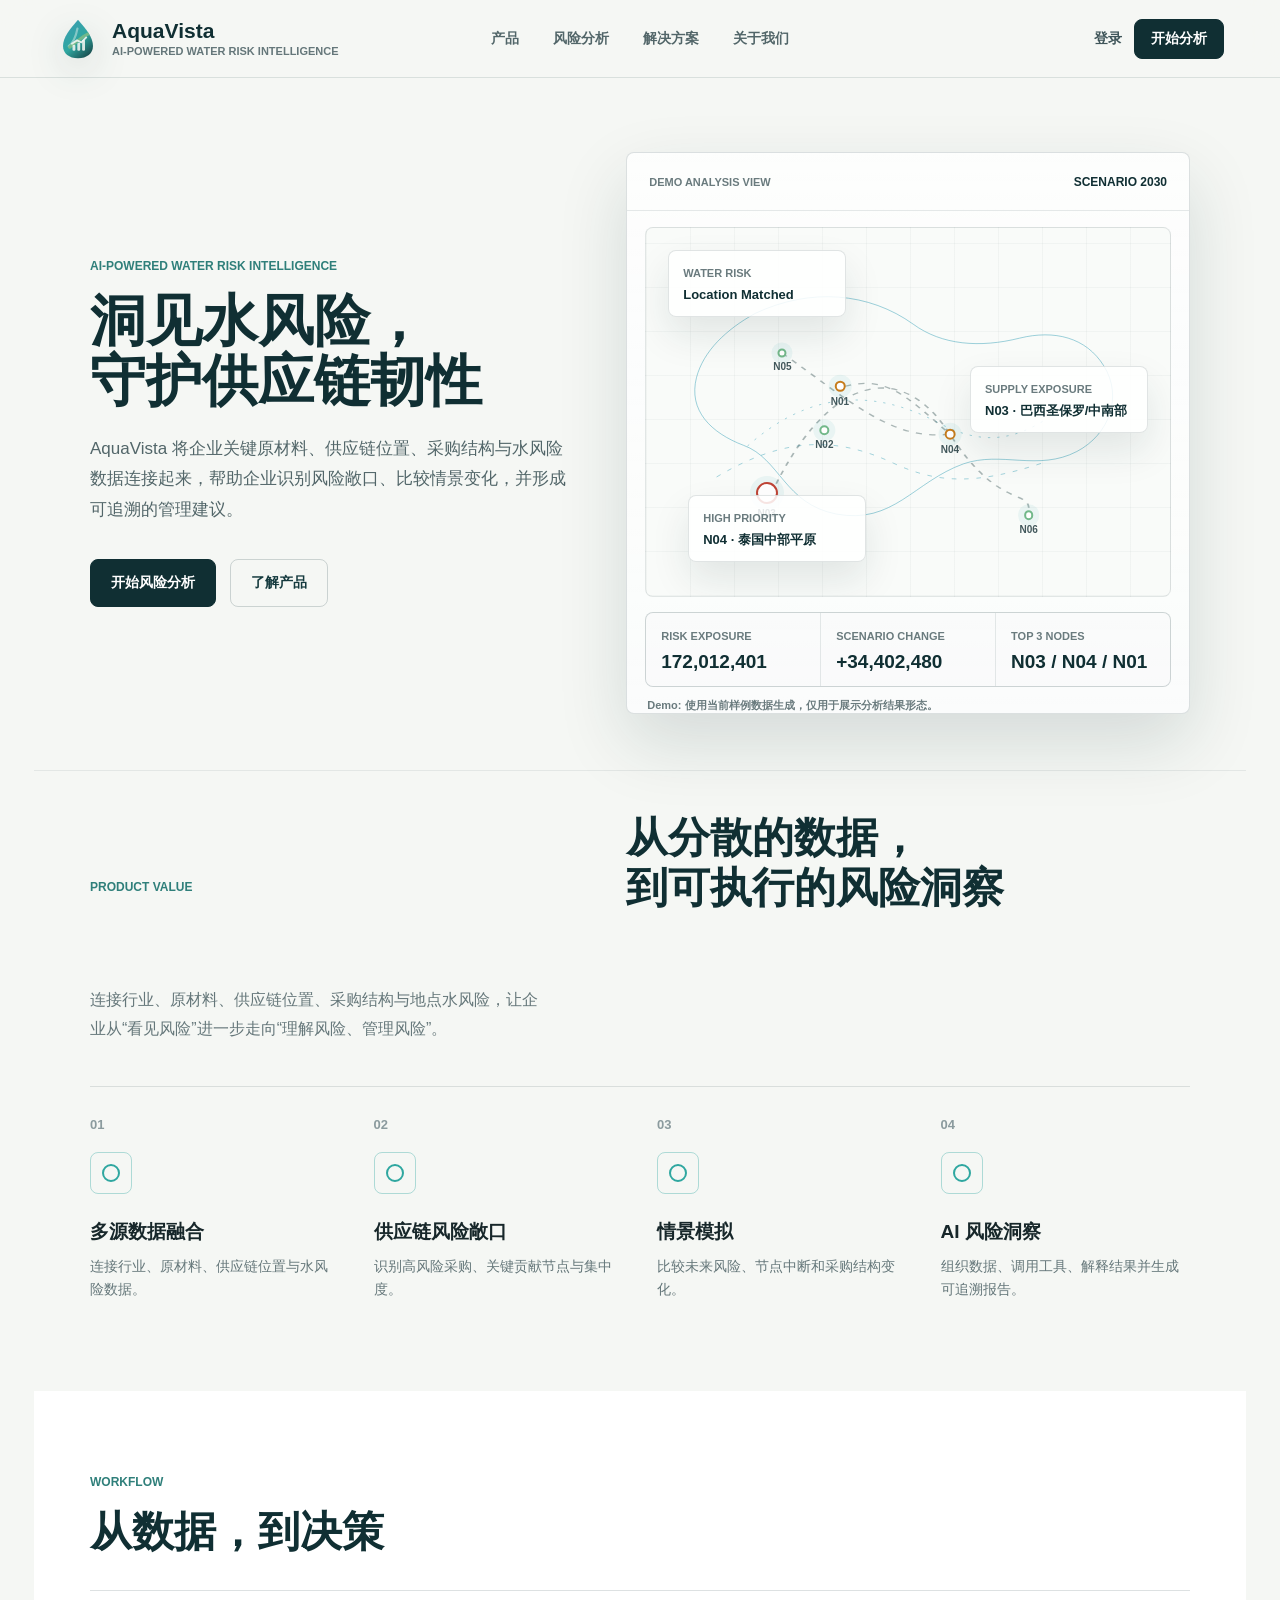
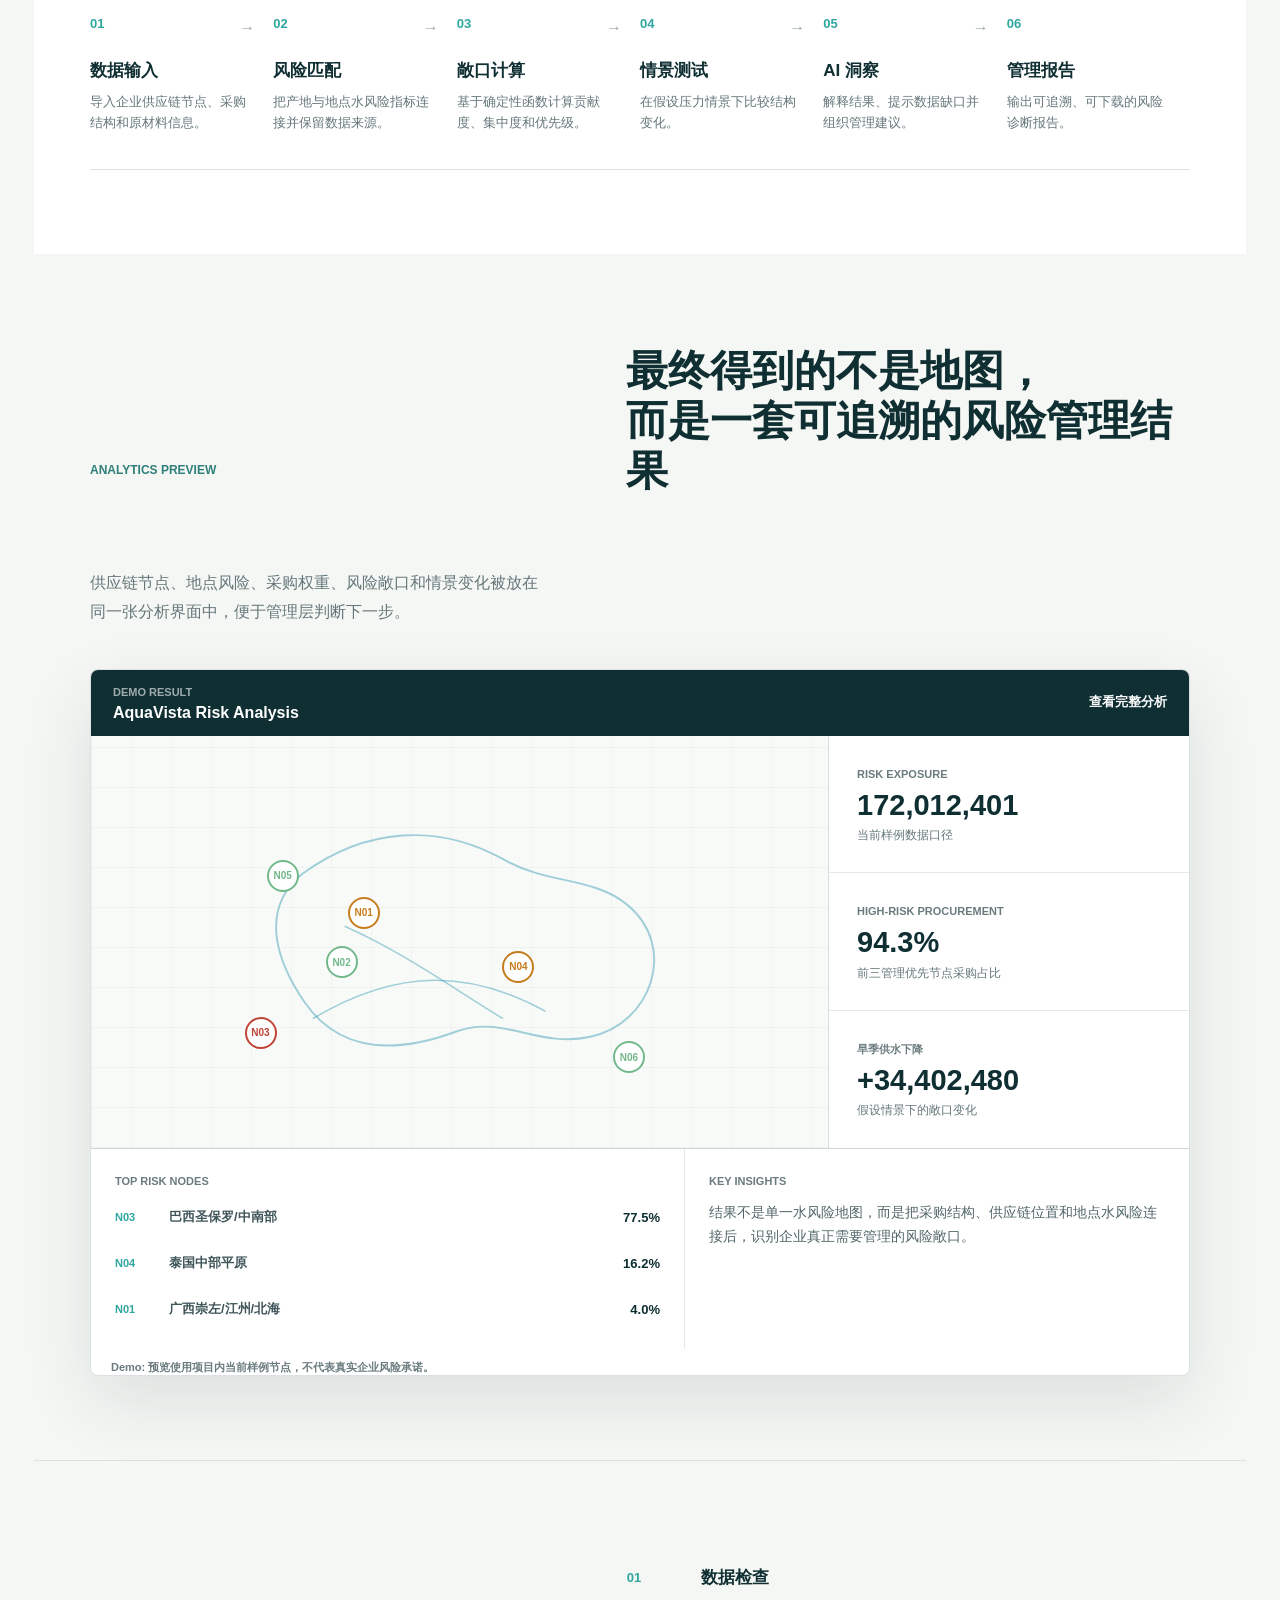
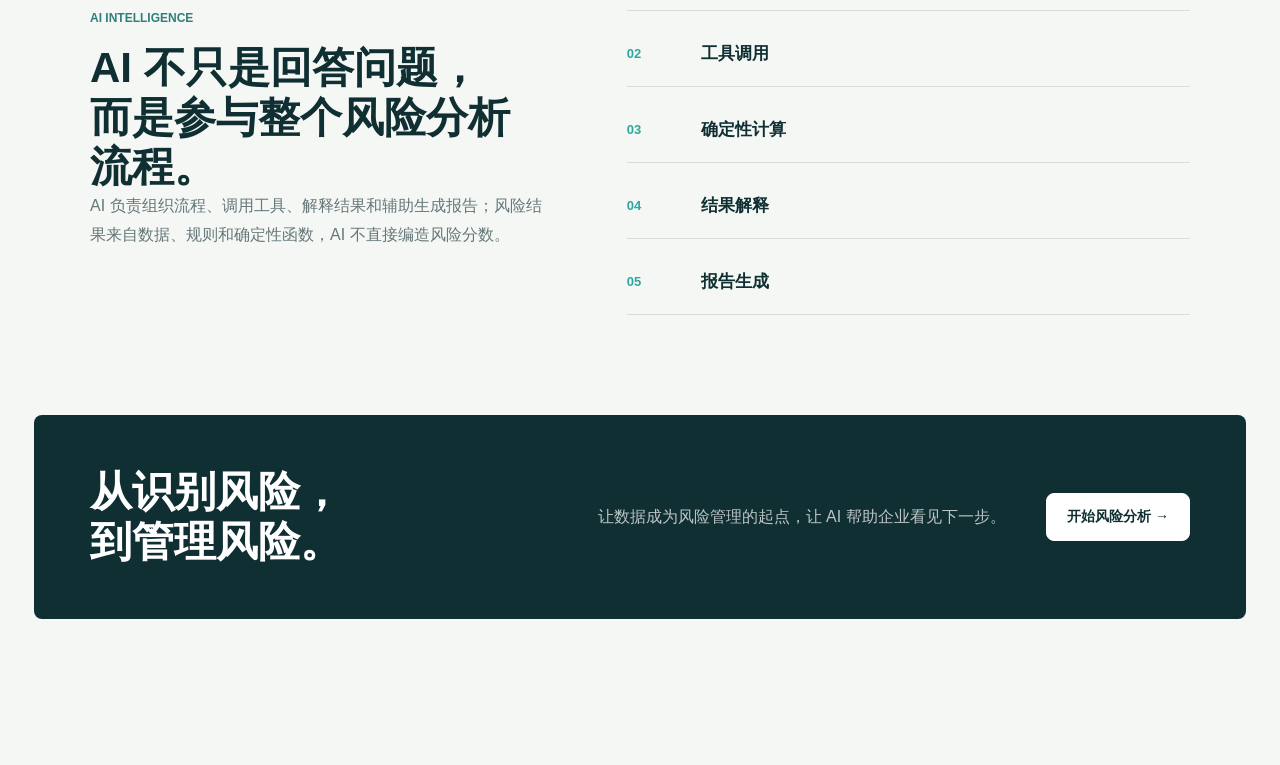
<file: index.html>
<!doctype html>
<html lang="zh-CN">
<head>
  <meta charset="utf-8" />
  <meta name="viewport" content="width=device-width, initial-scale=1" />
  <title>AquaVista · AI 水风险管理工具</title>
  <link rel="icon" type="image/svg+xml" href="assets/aquavista-symbol.svg" />
  <link rel="stylesheet" href="assets/app.css?v=20260825-ai-report" />
</head>
<body data-page="home">
  <div id="app"></div>
  <script src="assets/site.js?v=20260825-ai-report"></script>
</body>
</html>
</file>
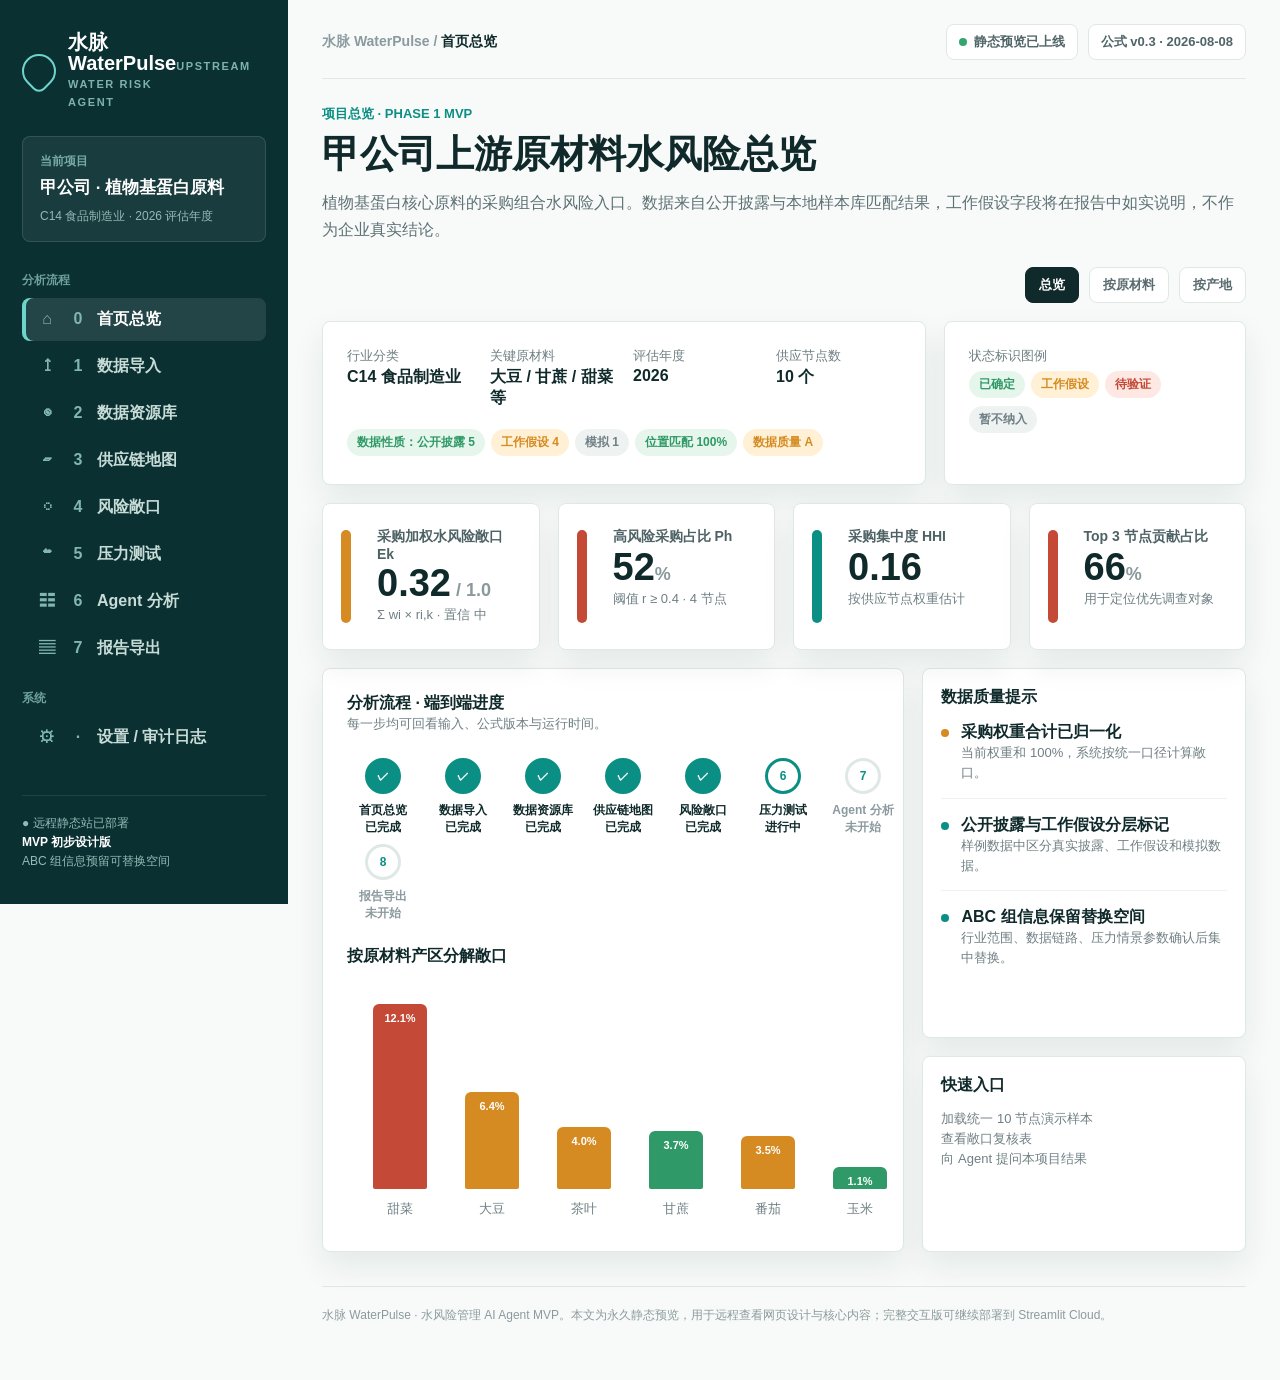
<file: static_site/index.html>
<!doctype html>
<html lang="zh-CN">
<head>
  <meta charset="utf-8" />
  <meta name="viewport" content="width=device-width, initial-scale=1" />
  <title>水脉 WaterPulse · 首页总览</title>
  <link rel="stylesheet" href="assets/app.css" />
</head>
<body data-page="home">
  <div id="app"></div>
  <script src="assets/site.js"></script>
</body>
</html>
</file>
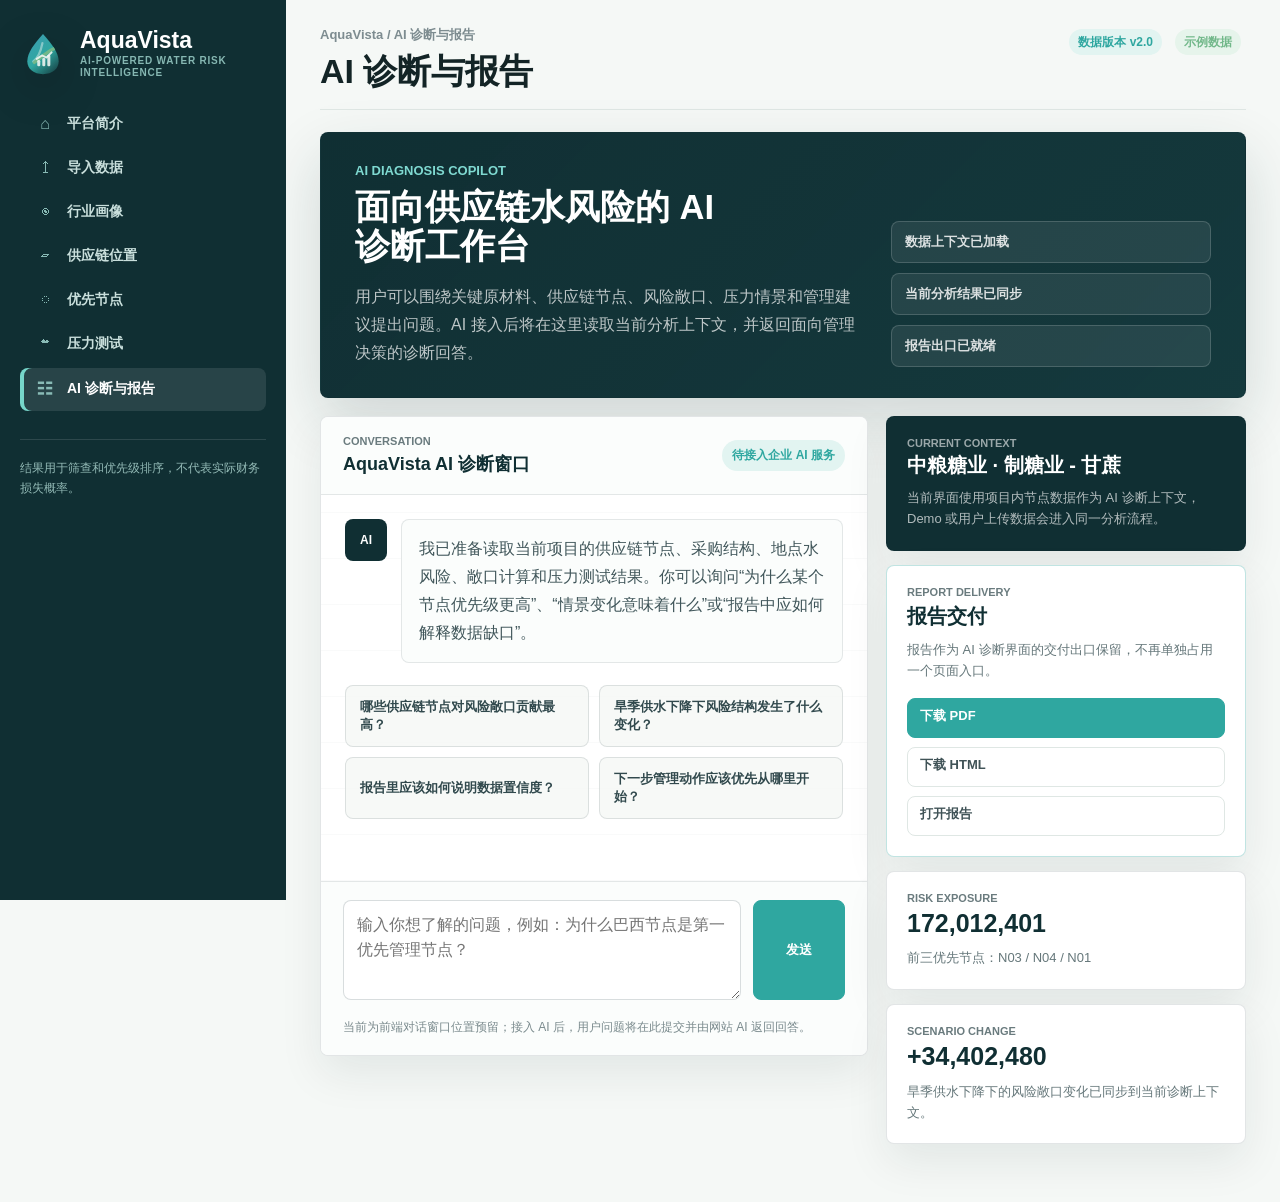
<file: agent-analysis.html>
<!doctype html>
<html lang="zh-CN">
<head>
  <meta charset="utf-8" />
  <meta name="viewport" content="width=device-width, initial-scale=1" />
  <title>AquaVista · AI 诊断与报告</title>
  <link rel="icon" type="image/svg+xml" href="assets/aquavista-symbol.svg" />
  <link rel="stylesheet" href="assets/app.css?v=20260825-ai-report" />
</head>
<body data-page="agent">
  <div id="app"></div>
  <script src="assets/site.js?v=20260825-ai-report"></script>
</body>
</html>
</file>
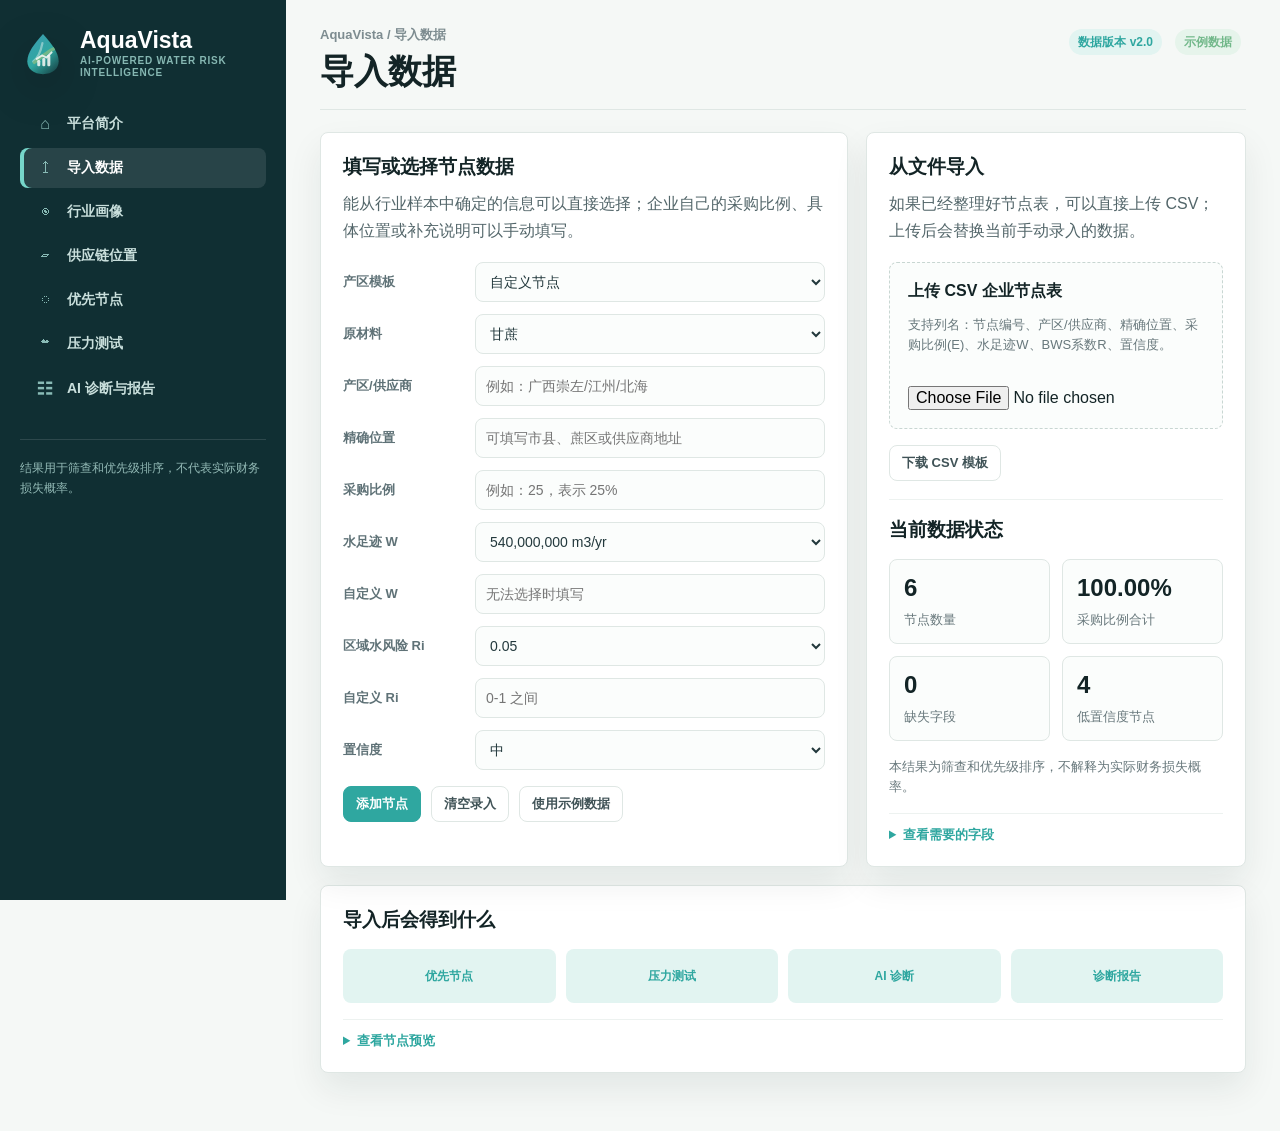
<file: data-import.html>
<!doctype html>
<html lang="zh-CN">
<head>
  <meta charset="utf-8" />
  <meta name="viewport" content="width=device-width, initial-scale=1" />
  <title>AquaVista · 数据导入</title>
  <link rel="icon" type="image/svg+xml" href="assets/aquavista-symbol.svg" />
  <link rel="stylesheet" href="assets/app.css?v=20260825-ai-report" />
</head>
<body data-page="import">
  <div id="app"></div>
  <script src="assets/site.js?v=20260825-ai-report"></script>
</body>
</html>
</file>
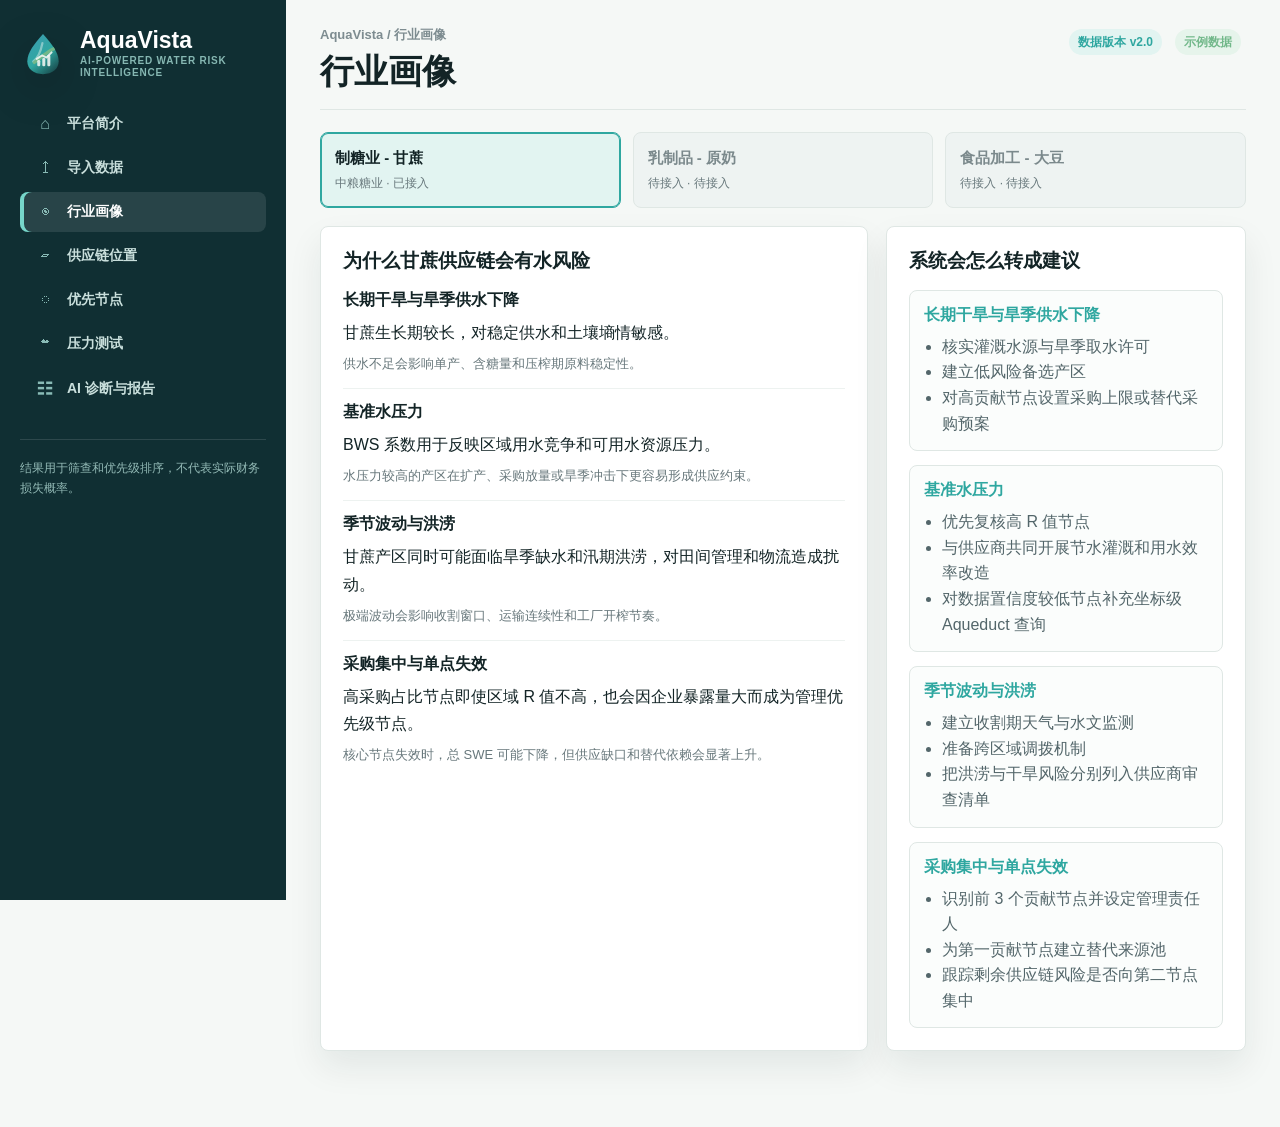
<file: data-library.html>
<!doctype html>
<html lang="zh-CN">
<head>
  <meta charset="utf-8" />
  <meta name="viewport" content="width=device-width, initial-scale=1" />
  <title>AquaVista · 行业画像</title>
  <link rel="icon" type="image/svg+xml" href="assets/aquavista-symbol.svg" />
  <link rel="stylesheet" href="assets/app.css?v=20260825-ai-report" />
</head>
<body data-page="library">
  <div id="app"></div>
  <script src="assets/site.js?v=20260825-ai-report"></script>
</body>
</html>
</file>
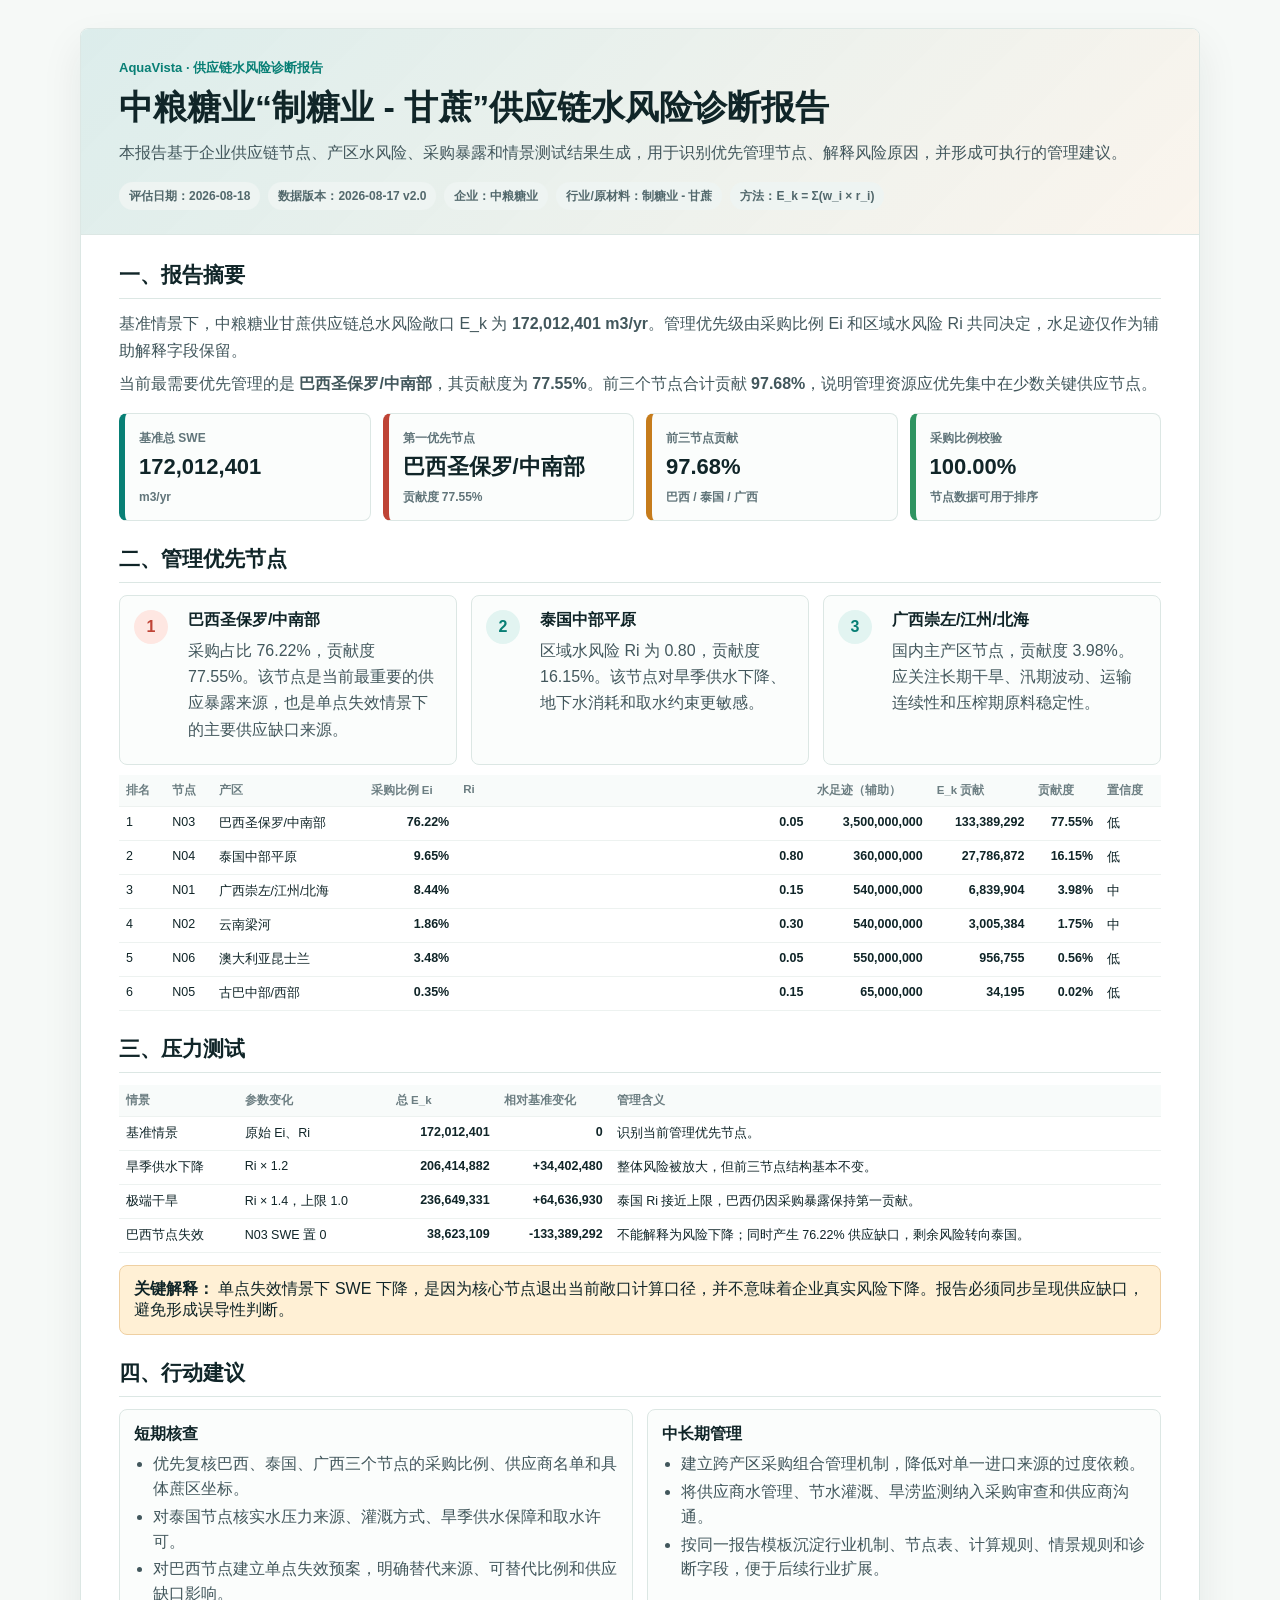
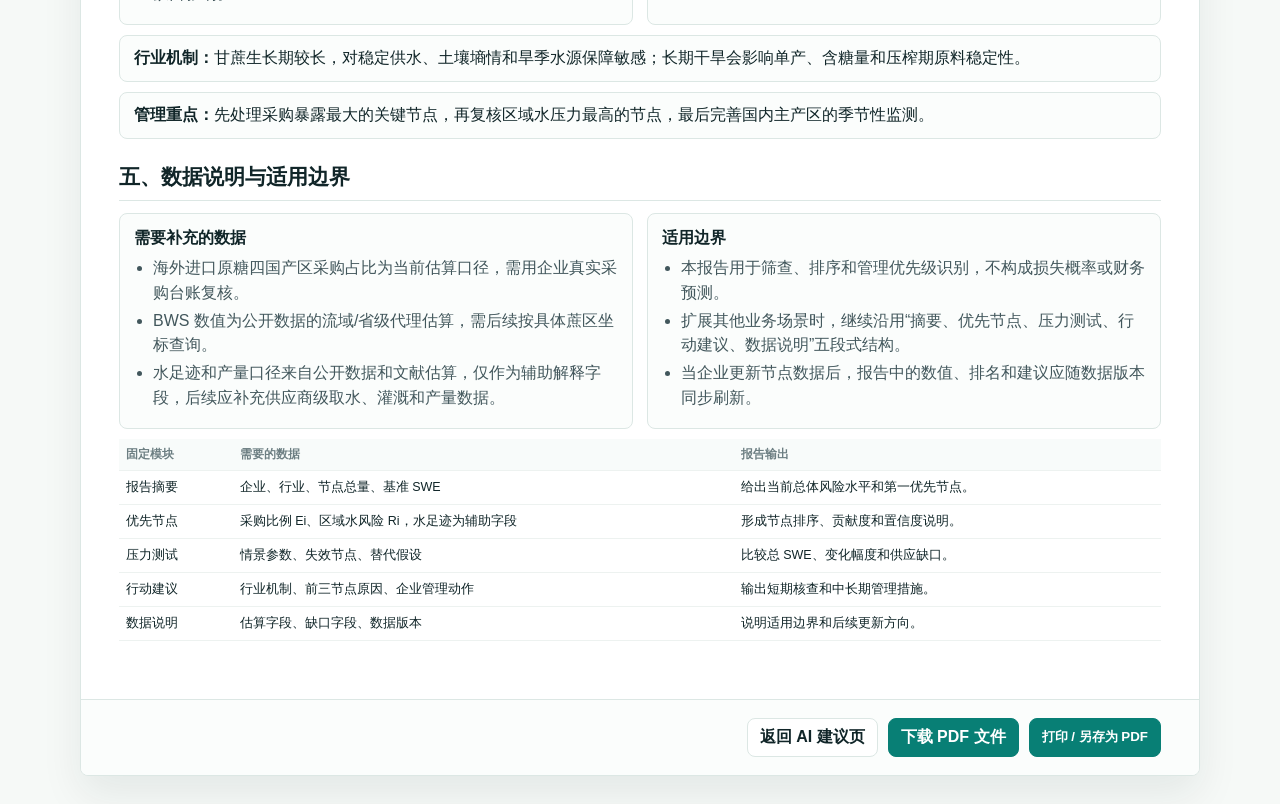
<file: diagnosis-report.html>
<!doctype html>
<html lang="zh-CN">
<head>
  <meta charset="utf-8" />
  <meta name="viewport" content="width=device-width, initial-scale=1" />
  <title>AquaVista · 中粮糖业甘蔗供应链水风险诊断报告</title>
  <link rel="icon" type="image/svg+xml" href="assets/aquavista-symbol.svg" />
  <style>
    :root {
      --ink: #102528;
      --muted: #61757a;
      --line: #dce7e4;
      --wash: #f6f9f7;
      --teal: #087f75;
      --green: #2f9461;
      --amber: #c67c1c;
      --red: #bf4436;
      --teal-soft: #e2f4f1;
      --amber-soft: #fff0d5;
      --red-soft: #fee7e2;
    }

    * { box-sizing: border-box; }

    body {
      margin: 0;
      background: var(--wash);
      color: var(--ink);
      font-family: "Microsoft YaHei", "PingFang SC", Arial, sans-serif;
      letter-spacing: 0;
    }

    .page {
      width: min(1120px, calc(100% - 32px));
      margin: 28px auto;
      background: #fff;
      border: 1px solid var(--line);
      border-radius: 8px;
      box-shadow: 0 18px 42px rgba(16, 37, 40, 0.08);
      overflow: hidden;
    }

    header {
      padding: 30px 38px 24px;
      background: linear-gradient(135deg, rgba(8,127,117,0.14), rgba(198,124,28,0.08)), #fff;
      border-bottom: 1px solid var(--line);
    }

    .kicker {
      color: var(--teal);
      font-size: 13px;
      font-weight: 800;
      margin-bottom: 10px;
    }

    h1, h2, h3 { margin: 0; letter-spacing: 0; }

    h1 {
      font-size: 34px;
      line-height: 1.2;
      margin-bottom: 12px;
    }

    h2 {
      font-size: 21px;
      margin-bottom: 12px;
      padding-bottom: 9px;
      border-bottom: 1px solid var(--line);
    }

    h3 {
      font-size: 16px;
      margin-bottom: 7px;
    }

    p {
      margin: 7px 0;
      color: #42575c;
      line-height: 1.65;
    }

    .meta {
      display: flex;
      flex-wrap: wrap;
      gap: 8px;
      margin-top: 16px;
    }

    .meta span, .badge {
      display: inline-flex;
      align-items: center;
      min-height: 28px;
      padding: 5px 10px;
      border-radius: 999px;
      background: #eef4f2;
      color: #52686c;
      font-size: 12px;
      font-weight: 800;
    }

    main {
      padding: 26px 38px 34px;
    }

    section {
      margin-bottom: 24px;
    }

    .summary {
      display: grid;
      grid-template-columns: repeat(4, minmax(0, 1fr));
      gap: 12px;
      margin-top: 16px;
    }

    .metric {
      min-height: 106px;
      padding: 14px;
      border: 1px solid var(--line);
      border-left: 6px solid var(--teal);
      border-radius: 8px;
      background: #fbfdfc;
      break-inside: avoid;
    }

    .metric.red { border-left-color: var(--red); }
    .metric.amber { border-left-color: var(--amber); }
    .metric.green { border-left-color: var(--green); }

    .metric strong {
      display: block;
      margin: 7px 0;
      font-size: 22px;
      line-height: 1.15;
      overflow-wrap: anywhere;
    }

    .metric span {
      color: var(--muted);
      font-size: 12px;
      font-weight: 760;
    }

    .grid {
      display: grid;
      grid-template-columns: 1fr 1fr;
      gap: 14px;
    }

    .grid.three {
      grid-template-columns: repeat(3, minmax(0, 1fr));
    }

    .card {
      padding: 14px;
      border: 1px solid var(--line);
      border-radius: 8px;
      background: #fbfdfc;
      break-inside: avoid;
    }

    .priority-card {
      display: grid;
      grid-template-columns: 42px 1fr;
      gap: 12px;
      align-items: start;
    }

    .rank {
      width: 34px;
      height: 34px;
      border-radius: 50%;
      display: inline-flex;
      align-items: center;
      justify-content: center;
      background: var(--teal-soft);
      color: var(--teal);
      font-weight: 900;
    }

    .rank.red {
      background: var(--red-soft);
      color: var(--red);
    }

    table {
      width: 100%;
      border-collapse: collapse;
      font-size: 12.5px;
      margin-top: 10px;
    }

    th, td {
      padding: 8px 7px;
      border-bottom: 1px solid #edf2f0;
      text-align: left;
      vertical-align: top;
    }

    th {
      color: #6c7e82;
      font-size: 11.5px;
      font-weight: 820;
      background: #f8fbfa;
    }

    tr {
      break-inside: avoid;
      page-break-inside: avoid;
    }

    .scenario-table th:nth-child(5),
    .scenario-table td:nth-child(5) {
      width: 34%;
    }

    .num {
      text-align: right;
      font-variant-numeric: tabular-nums;
      font-weight: 800;
      white-space: nowrap;
    }

    ul, ol {
      margin: 7px 0 0 19px;
      padding: 0;
      color: #42575c;
      line-height: 1.55;
    }

    li { margin: 3px 0; }

    .callout {
      margin-top: 12px;
      padding: 13px 14px;
      border: 1px solid #efd0a2;
      border-radius: 8px;
      background: var(--amber-soft);
      break-inside: avoid;
    }

    .compact-list {
      display: grid;
      gap: 10px;
      margin-top: 10px;
    }

    .compact-list div {
      padding: 12px 14px;
      border: 1px solid var(--line);
      border-radius: 8px;
      background: #fbfdfc;
      break-inside: avoid;
    }

    .actions {
      display: flex;
      gap: 10px;
      justify-content: flex-end;
      padding: 18px 38px;
      border-top: 1px solid var(--line);
      background: #fbfdfc;
    }

    .button {
      min-height: 36px;
      padding: 8px 12px;
      border: 1px solid var(--line);
      border-radius: 8px;
      background: #fff;
      color: var(--ink);
      font-weight: 800;
      cursor: pointer;
      text-decoration: none;
    }

    .button.primary {
      background: var(--teal);
      border-color: var(--teal);
      color: #fff;
    }

    @media (max-width: 860px) {
      .summary, .grid, .grid.three { grid-template-columns: 1fr; }
      header, main, .actions { padding-left: 18px; padding-right: 18px; }
      h1 { font-size: 27px; }
      table { display: block; overflow-x: auto; white-space: nowrap; }
    }

    @media print {
      @page { margin: 10mm 10mm; }

      body { background: #fff; }
      .page { width: 100%; margin: 0; border: 0; box-shadow: none; border-radius: 0; }
      .actions { display: none; }
      header { padding: 16px 0 14px; }
      main { padding: 18px 0 0; }
      section { margin-bottom: 16px; break-inside: auto; page-break-inside: auto; }
      h1 { font-size: 25px; margin-bottom: 8px; }
      h2 { font-size: 17px; margin-bottom: 9px; padding-bottom: 7px; }
      h3 { font-size: 13.5px; margin-bottom: 5px; }
      p { line-height: 1.5; margin: 5px 0; }
      .meta { margin-top: 10px; gap: 6px; }
      .meta span, .badge { min-height: 23px; padding: 3px 8px; font-size: 10.5px; }
      .summary { grid-template-columns: repeat(4, minmax(0, 1fr)); gap: 8px; }
      .metric { min-height: 78px; padding: 9px; }
      .metric strong { font-size: 16px; margin: 5px 0; }
      .metric span { font-size: 9.5px; }
      .grid { grid-template-columns: 1fr 1fr; gap: 10px; }
      .grid.three { grid-template-columns: repeat(3, minmax(0, 1fr)); }
      .card, .compact-list div, .callout, .metric { padding: 10px; }
      .priority-card { grid-template-columns: 34px 1fr; gap: 8px; }
      .rank { width: 28px; height: 28px; font-size: 12px; }
      ul, ol { line-height: 1.42; margin-left: 16px; }
      li { margin: 2px 0; }
      table {
        display: table;
        width: 100%;
        overflow: visible;
        white-space: normal;
        font-size: 9.4px;
      }
      th, td { padding: 5px 5px; }
      .scenario-table { font-size: 9.1px; }
    }
  </style>
</head>
<body>
  <article class="page">
    <header>
      <div class="kicker">AquaVista · 供应链水风险诊断报告</div>
      <h1>中粮糖业“制糖业 - 甘蔗”供应链水风险诊断报告</h1>
      <p>本报告基于企业供应链节点、产区水风险、采购暴露和情景测试结果生成，用于识别优先管理节点、解释风险原因，并形成可执行的管理建议。</p>
      <div class="meta">
        <span>评估日期：2026-08-18</span>
        <span>数据版本：2026-08-17 v2.0</span>
        <span>企业：中粮糖业</span>
        <span>行业/原材料：制糖业 - 甘蔗</span>
        <span>方法：E_k = Σ(w_i × r_i)</span>
      </div>
    </header>

    <main>
      <section>
        <h2>一、报告摘要</h2>
        <p>基准情景下，中粮糖业甘蔗供应链总水风险敞口 E_k 为 <strong>172,012,401 m3/yr</strong>。管理优先级由采购比例 Ei 和区域水风险 Ri 共同决定，水足迹仅作为辅助解释字段保留。</p>
        <p>当前最需要优先管理的是 <strong>巴西圣保罗/中南部</strong>，其贡献度为 <strong>77.55%</strong>。前三个节点合计贡献 <strong>97.68%</strong>，说明管理资源应优先集中在少数关键供应节点。</p>
        <div class="summary">
          <div class="metric"><span>基准总 SWE</span><strong>172,012,401</strong><span>m3/yr</span></div>
          <div class="metric red"><span>第一优先节点</span><strong>巴西圣保罗/中南部</strong><span>贡献度 77.55%</span></div>
          <div class="metric amber"><span>前三节点贡献</span><strong>97.68%</strong><span>巴西 / 泰国 / 广西</span></div>
          <div class="metric green"><span>采购比例校验</span><strong>100.00%</strong><span>节点数据可用于排序</span></div>
        </div>
      </section>

      <section>
        <h2>二、管理优先节点</h2>
        <div class="grid three">
          <div class="card priority-card">
            <span class="rank red">1</span>
            <div>
              <h3>巴西圣保罗/中南部</h3>
              <p>采购占比 76.22%，贡献度 77.55%。该节点是当前最重要的供应暴露来源，也是单点失效情景下的主要供应缺口来源。</p>
            </div>
          </div>
          <div class="card priority-card">
            <span class="rank">2</span>
            <div>
              <h3>泰国中部平原</h3>
              <p>区域水风险 Ri 为 0.80，贡献度 16.15%。该节点对旱季供水下降、地下水消耗和取水约束更敏感。</p>
            </div>
          </div>
          <div class="card priority-card">
            <span class="rank">3</span>
            <div>
              <h3>广西崇左/江州/北海</h3>
              <p>国内主产区节点，贡献度 3.98%。应关注长期干旱、汛期波动、运输连续性和压榨期原料稳定性。</p>
            </div>
          </div>
        </div>
        <table class="scenario-table">
          <thead>
            <tr>
              <th>排名</th><th>节点</th><th>产区</th><th>采购比例 Ei</th><th>Ri</th><th>水足迹（辅助）</th><th>E_k 贡献</th><th>贡献度</th><th>置信度</th>
            </tr>
          </thead>
          <tbody>
            <tr><td>1</td><td>N03</td><td>巴西圣保罗/中南部</td><td class="num">76.22%</td><td class="num">0.05</td><td class="num">3,500,000,000</td><td class="num">133,389,292</td><td class="num">77.55%</td><td>低</td></tr>
            <tr><td>2</td><td>N04</td><td>泰国中部平原</td><td class="num">9.65%</td><td class="num">0.80</td><td class="num">360,000,000</td><td class="num">27,786,872</td><td class="num">16.15%</td><td>低</td></tr>
            <tr><td>3</td><td>N01</td><td>广西崇左/江州/北海</td><td class="num">8.44%</td><td class="num">0.15</td><td class="num">540,000,000</td><td class="num">6,839,904</td><td class="num">3.98%</td><td>中</td></tr>
            <tr><td>4</td><td>N02</td><td>云南梁河</td><td class="num">1.86%</td><td class="num">0.30</td><td class="num">540,000,000</td><td class="num">3,005,384</td><td class="num">1.75%</td><td>中</td></tr>
            <tr><td>5</td><td>N06</td><td>澳大利亚昆士兰</td><td class="num">3.48%</td><td class="num">0.05</td><td class="num">550,000,000</td><td class="num">956,755</td><td class="num">0.56%</td><td>低</td></tr>
            <tr><td>6</td><td>N05</td><td>古巴中部/西部</td><td class="num">0.35%</td><td class="num">0.15</td><td class="num">65,000,000</td><td class="num">34,195</td><td class="num">0.02%</td><td>低</td></tr>
          </tbody>
        </table>
      </section>

      <section>
        <h2>三、压力测试</h2>
        <table>
          <thead>
            <tr><th>情景</th><th>参数变化</th><th>总 E_k</th><th>相对基准变化</th><th>管理含义</th></tr>
          </thead>
          <tbody>
            <tr><td>基准情景</td><td>原始 Ei、Ri</td><td class="num">172,012,401</td><td class="num">0</td><td>识别当前管理优先节点。</td></tr>
            <tr><td>旱季供水下降</td><td>Ri × 1.2</td><td class="num">206,414,882</td><td class="num">+34,402,480</td><td>整体风险被放大，但前三节点结构基本不变。</td></tr>
            <tr><td>极端干旱</td><td>Ri × 1.4，上限 1.0</td><td class="num">236,649,331</td><td class="num">+64,636,930</td><td>泰国 Ri 接近上限，巴西仍因采购暴露保持第一贡献。</td></tr>
            <tr><td>巴西节点失效</td><td>N03 SWE 置 0</td><td class="num">38,623,109</td><td class="num">-133,389,292</td><td>不能解释为风险下降；同时产生 76.22% 供应缺口，剩余风险转向泰国。</td></tr>
          </tbody>
        </table>
        <div class="callout">
          <strong>关键解释：</strong>
          单点失效情景下 SWE 下降，是因为核心节点退出当前敞口计算口径，并不意味着企业真实风险下降。报告必须同步呈现供应缺口，避免形成误导性判断。
        </div>
      </section>

      <section>
        <h2>四、行动建议</h2>
        <div class="grid">
          <div class="card">
            <h3>短期核查</h3>
            <ul>
              <li>优先复核巴西、泰国、广西三个节点的采购比例、供应商名单和具体蔗区坐标。</li>
              <li>对泰国节点核实水压力来源、灌溉方式、旱季供水保障和取水许可。</li>
              <li>对巴西节点建立单点失效预案，明确替代来源、可替代比例和供应缺口影响。</li>
            </ul>
          </div>
          <div class="card">
            <h3>中长期管理</h3>
            <ul>
              <li>建立跨产区采购组合管理机制，降低对单一进口来源的过度依赖。</li>
              <li>将供应商水管理、节水灌溉、旱涝监测纳入采购审查和供应商沟通。</li>
              <li>按同一报告模板沉淀行业机制、节点表、计算规则、情景规则和诊断字段，便于后续行业扩展。</li>
            </ul>
          </div>
        </div>
        <div class="compact-list">
          <div><strong>行业机制：</strong>甘蔗生长期较长，对稳定供水、土壤墒情和旱季水源保障敏感；长期干旱会影响单产、含糖量和压榨期原料稳定性。</div>
          <div><strong>管理重点：</strong>先处理采购暴露最大的关键节点，再复核区域水压力最高的节点，最后完善国内主产区的季节性监测。</div>
        </div>
      </section>

      <section>
        <h2>五、数据说明与适用边界</h2>
        <div class="grid">
          <div class="card">
            <h3>需要补充的数据</h3>
            <ul>
              <li>海外进口原糖四国产区采购占比为当前估算口径，需用企业真实采购台账复核。</li>
              <li>BWS 数值为公开数据的流域/省级代理估算，需后续按具体蔗区坐标查询。</li>
              <li>水足迹和产量口径来自公开数据和文献估算，仅作为辅助解释字段，后续应补充供应商级取水、灌溉和产量数据。</li>
            </ul>
          </div>
          <div class="card">
            <h3>适用边界</h3>
            <ul>
              <li>本报告用于筛查、排序和管理优先级识别，不构成损失概率或财务预测。</li>
              <li>扩展其他业务场景时，继续沿用“摘要、优先节点、压力测试、行动建议、数据说明”五段式结构。</li>
              <li>当企业更新节点数据后，报告中的数值、排名和建议应随数据版本同步刷新。</li>
            </ul>
          </div>
        </div>
        <table>
          <thead>
            <tr><th>固定模块</th><th>需要的数据</th><th>报告输出</th></tr>
          </thead>
          <tbody>
            <tr><td>报告摘要</td><td>企业、行业、节点总量、基准 SWE</td><td>给出当前总体风险水平和第一优先节点。</td></tr>
            <tr><td>优先节点</td><td>采购比例 Ei、区域水风险 Ri，水足迹为辅助字段</td><td>形成节点排序、贡献度和置信度说明。</td></tr>
            <tr><td>压力测试</td><td>情景参数、失效节点、替代假设</td><td>比较总 SWE、变化幅度和供应缺口。</td></tr>
            <tr><td>行动建议</td><td>行业机制、前三节点原因、企业管理动作</td><td>输出短期核查和中长期管理措施。</td></tr>
            <tr><td>数据说明</td><td>估算字段、缺口字段、数据版本</td><td>说明适用边界和后续更新方向。</td></tr>
          </tbody>
        </table>
      </section>
    </main>

    <div class="actions">
      <a class="button" href="agent-analysis.html">返回 AI 建议页</a>
      <a class="button primary" href="aquavista-sugarcane-diagnosis-report.pdf">下载 PDF 文件</a>
      <button class="button primary" onclick="window.print()">打印 / 另存为 PDF</button>
    </div>
  </article>
</body>
</html>
</file>
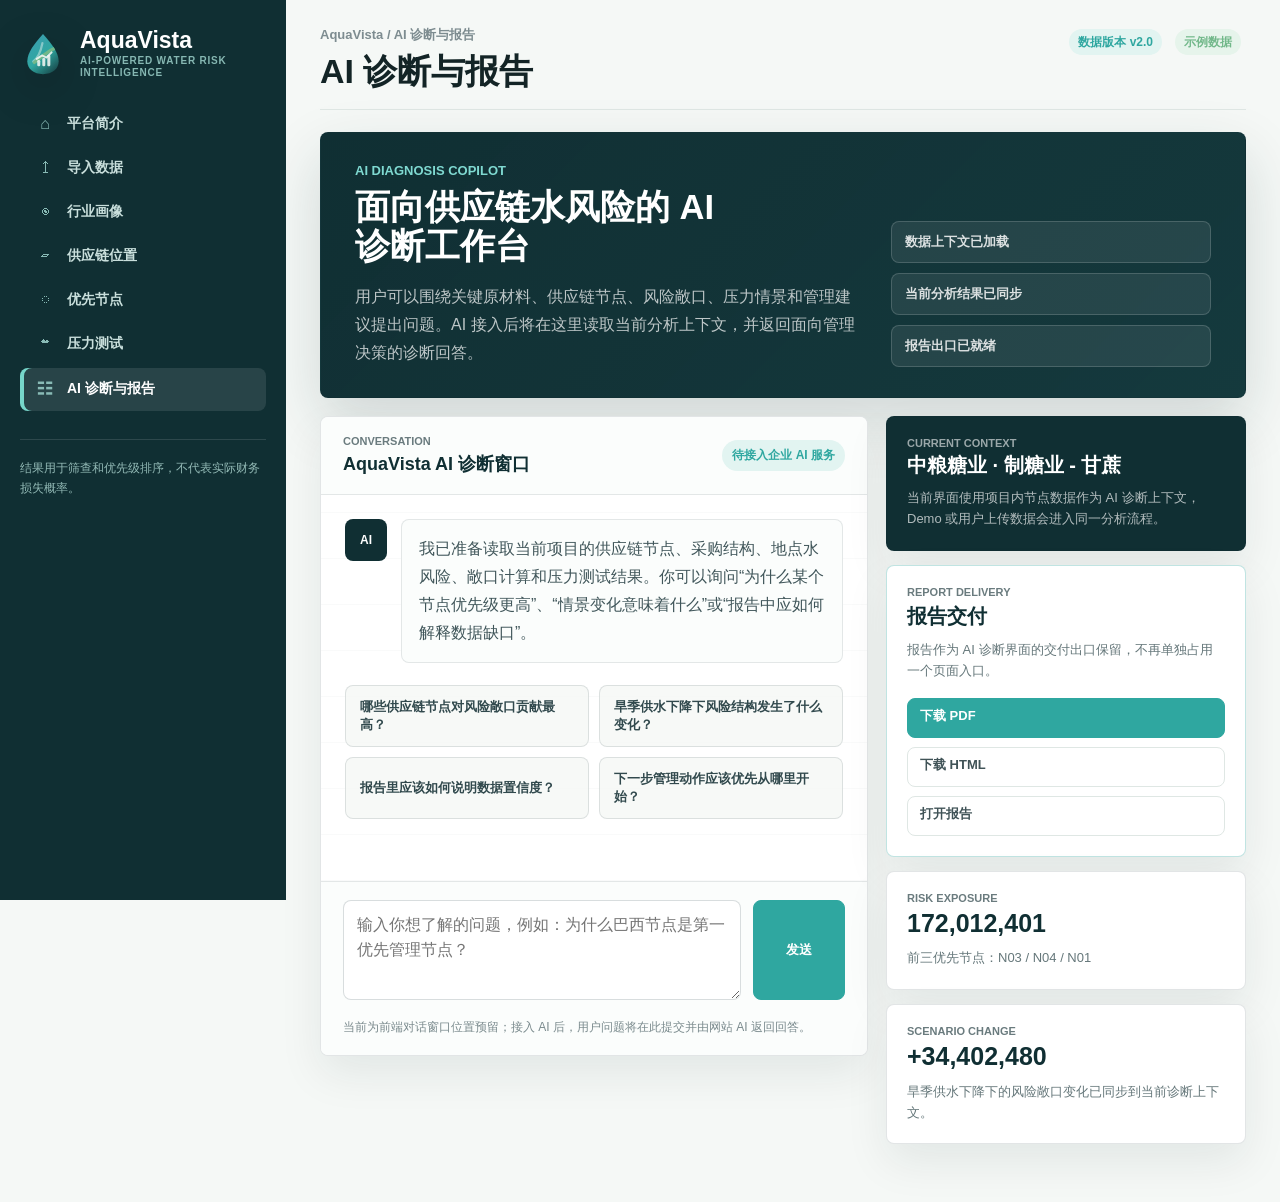
<file: report-export.html>
<!doctype html>
<html lang="zh-CN">
<head>
  <meta charset="utf-8" />
  <meta name="viewport" content="width=device-width, initial-scale=1" />
  <title>AquaVista · AI 诊断与报告</title>
  <link rel="icon" type="image/svg+xml" href="assets/aquavista-symbol.svg" />
  <link rel="stylesheet" href="assets/app.css?v=20260825-ai-report" />
</head>
<body data-page="report">
  <div id="app"></div>
  <script src="assets/site.js?v=20260825-ai-report"></script>
</body>
</html>
</file>
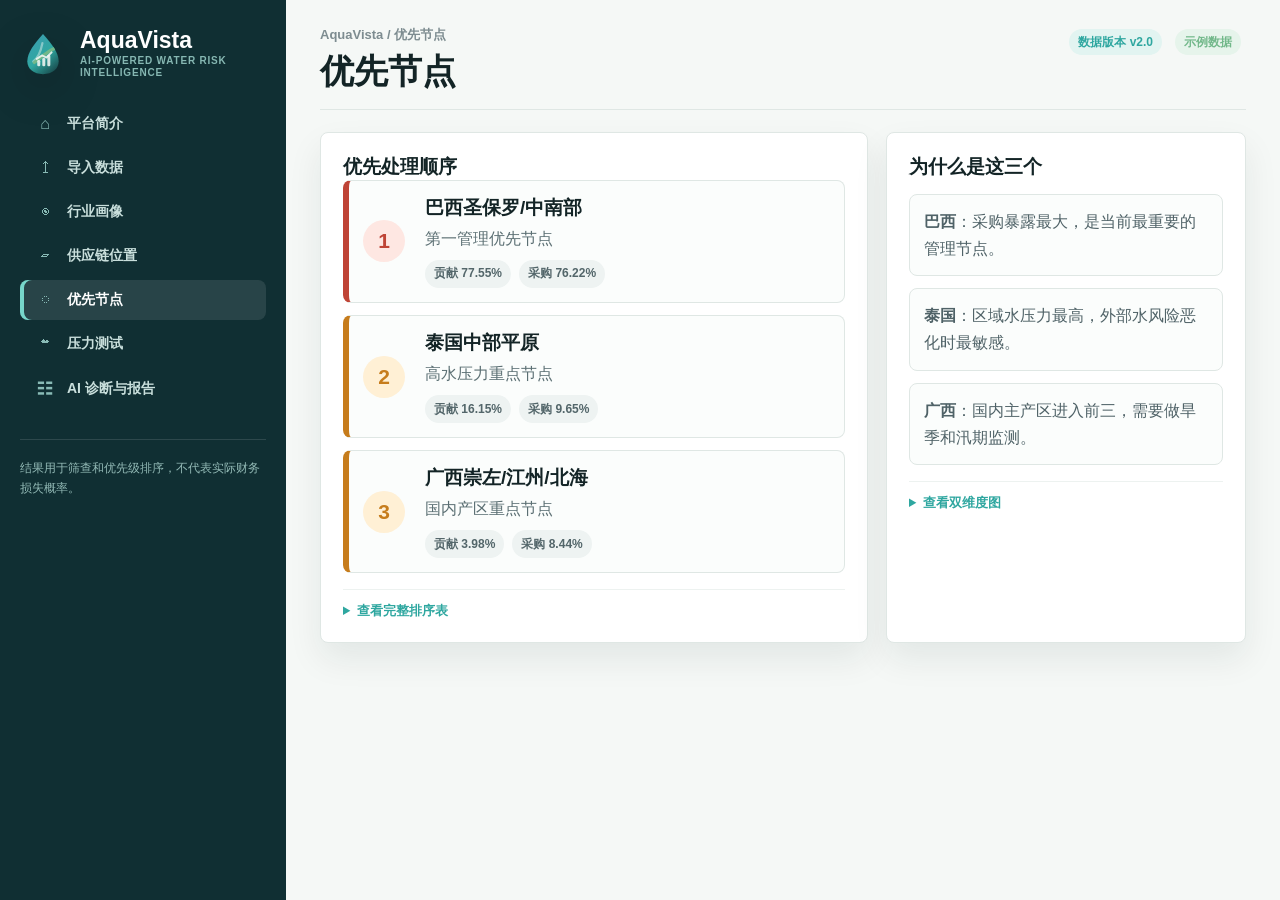
<file: risk-exposure.html>
<!doctype html>
<html lang="zh-CN">
<head>
  <meta charset="utf-8" />
  <meta name="viewport" content="width=device-width, initial-scale=1" />
  <title>AquaVista · 优先节点</title>
  <link rel="icon" type="image/svg+xml" href="assets/aquavista-symbol.svg" />
  <link rel="stylesheet" href="assets/app.css?v=20260825-ai-report" />
</head>
<body data-page="risk">
  <div id="app"></div>
  <script src="assets/site.js?v=20260825-ai-report"></script>
</body>
</html>
</file>
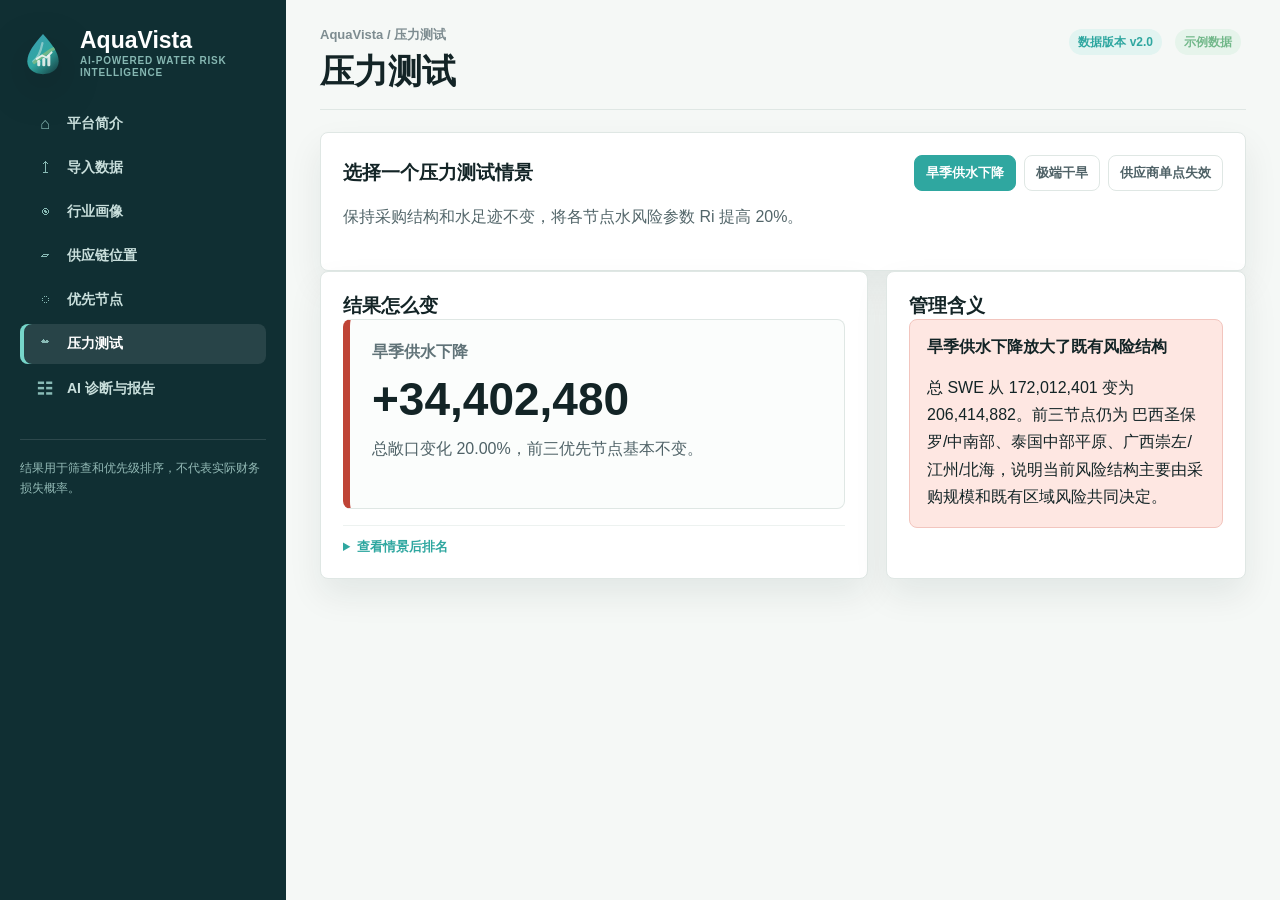
<file: stress-test.html>
<!doctype html>
<html lang="zh-CN">
<head>
  <meta charset="utf-8" />
  <meta name="viewport" content="width=device-width, initial-scale=1" />
  <title>AquaVista · 压力测试</title>
  <link rel="icon" type="image/svg+xml" href="assets/aquavista-symbol.svg" />
  <link rel="stylesheet" href="assets/app.css?v=20260825-ai-report" />
</head>
<body data-page="stress">
  <div id="app"></div>
  <script src="assets/site.js?v=20260825-ai-report"></script>
</body>
</html>
</file>
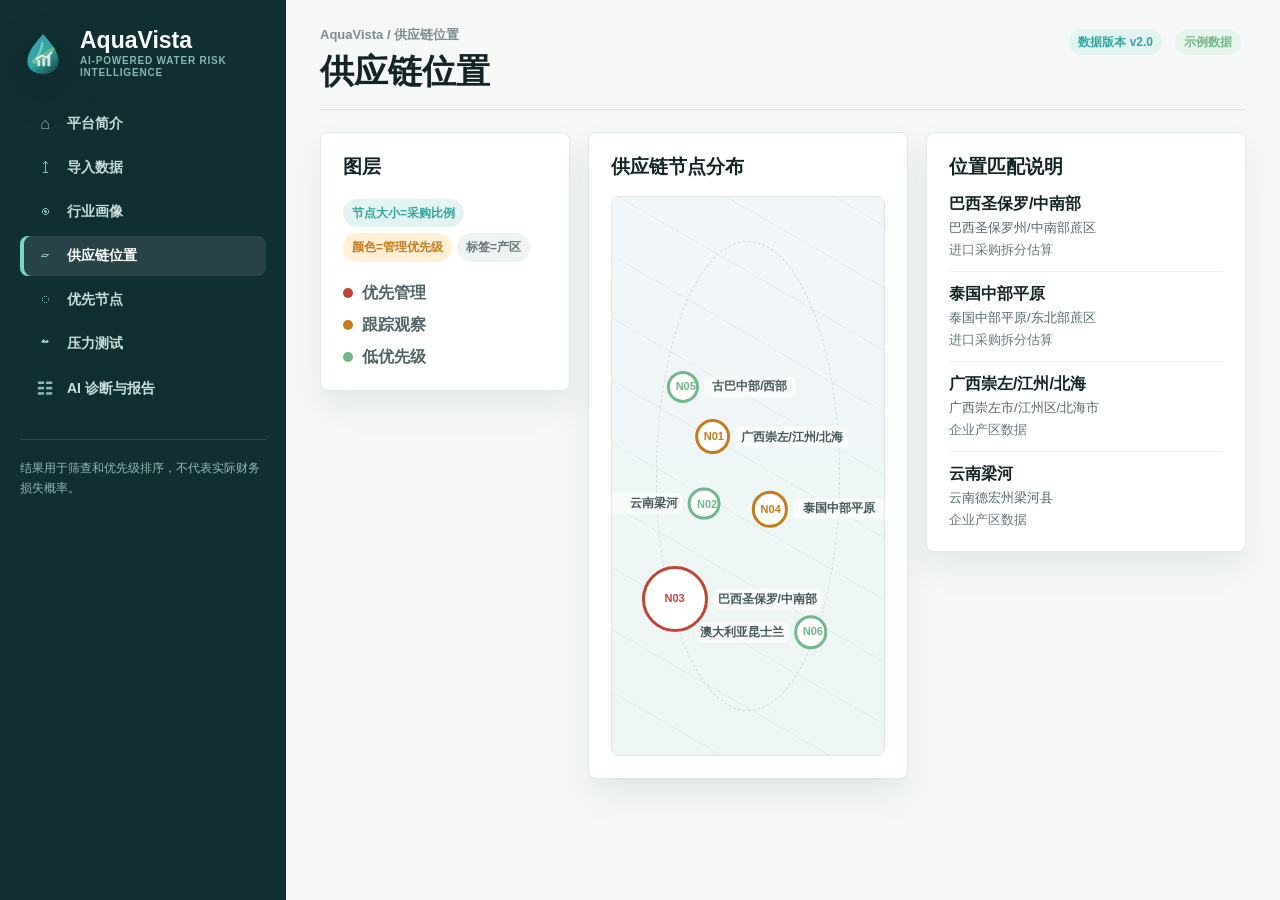
<file: supply-map.html>
<!doctype html>
<html lang="zh-CN">
<head>
  <meta charset="utf-8" />
  <meta name="viewport" content="width=device-width, initial-scale=1" />
  <title>AquaVista · 供应链位置</title>
  <link rel="icon" type="image/svg+xml" href="assets/aquavista-symbol.svg" />
  <link rel="stylesheet" href="assets/app.css?v=20260825-ai-report" />
</head>
<body data-page="map">
  <div id="app"></div>
  <script src="assets/site.js?v=20260825-ai-report"></script>
</body>
</html>
</file>
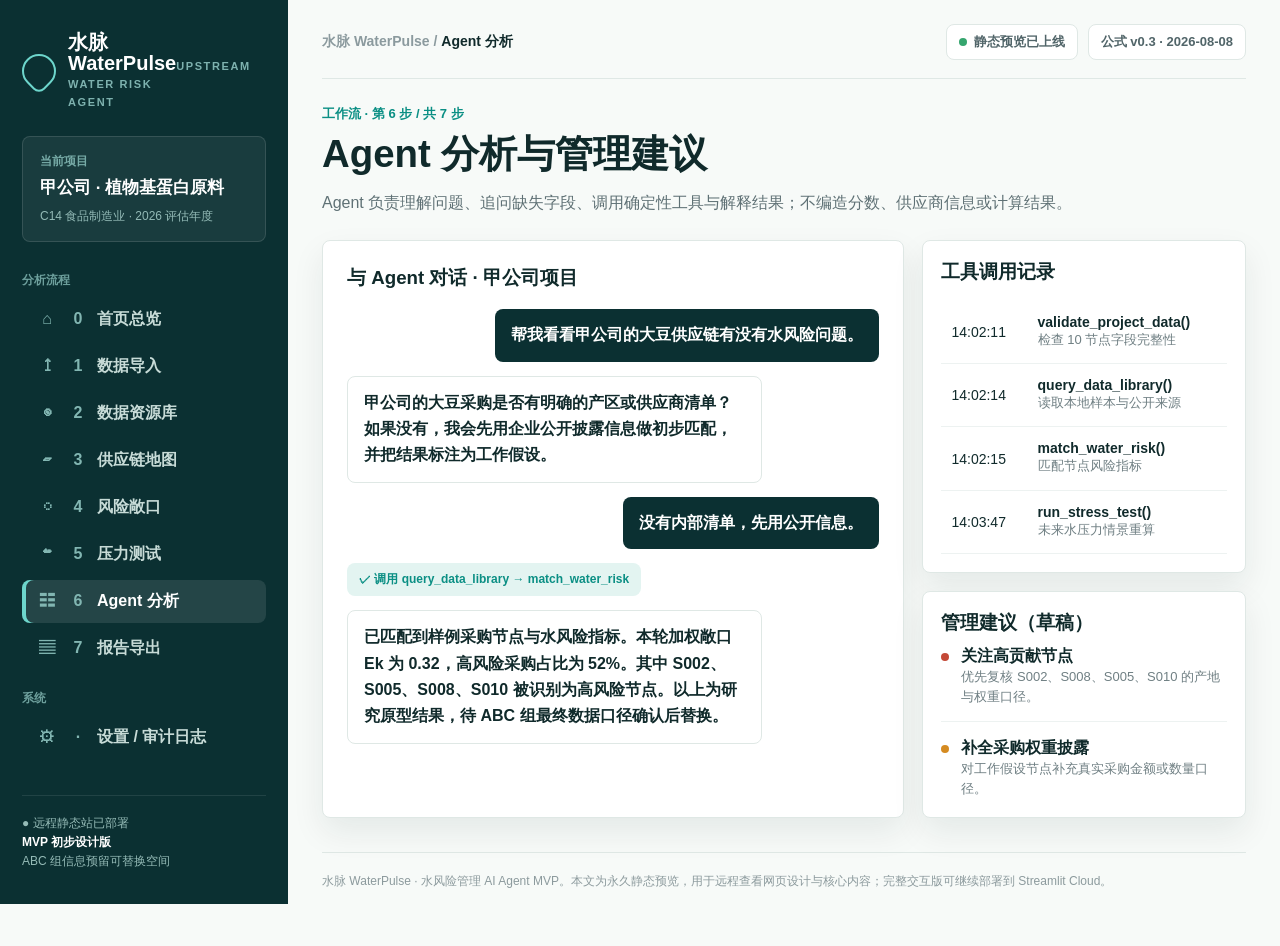
<file: static_site/agent-analysis.html>
<!doctype html>
<html lang="zh-CN">
<head>
  <meta charset="utf-8" />
  <meta name="viewport" content="width=device-width, initial-scale=1" />
  <title>水脉 WaterPulse · Agent 分析</title>
  <link rel="stylesheet" href="assets/app.css" />
</head>
<body data-page="agent">
  <div id="app"></div>
  <script src="assets/site.js"></script>
</body>
</html>
</file>
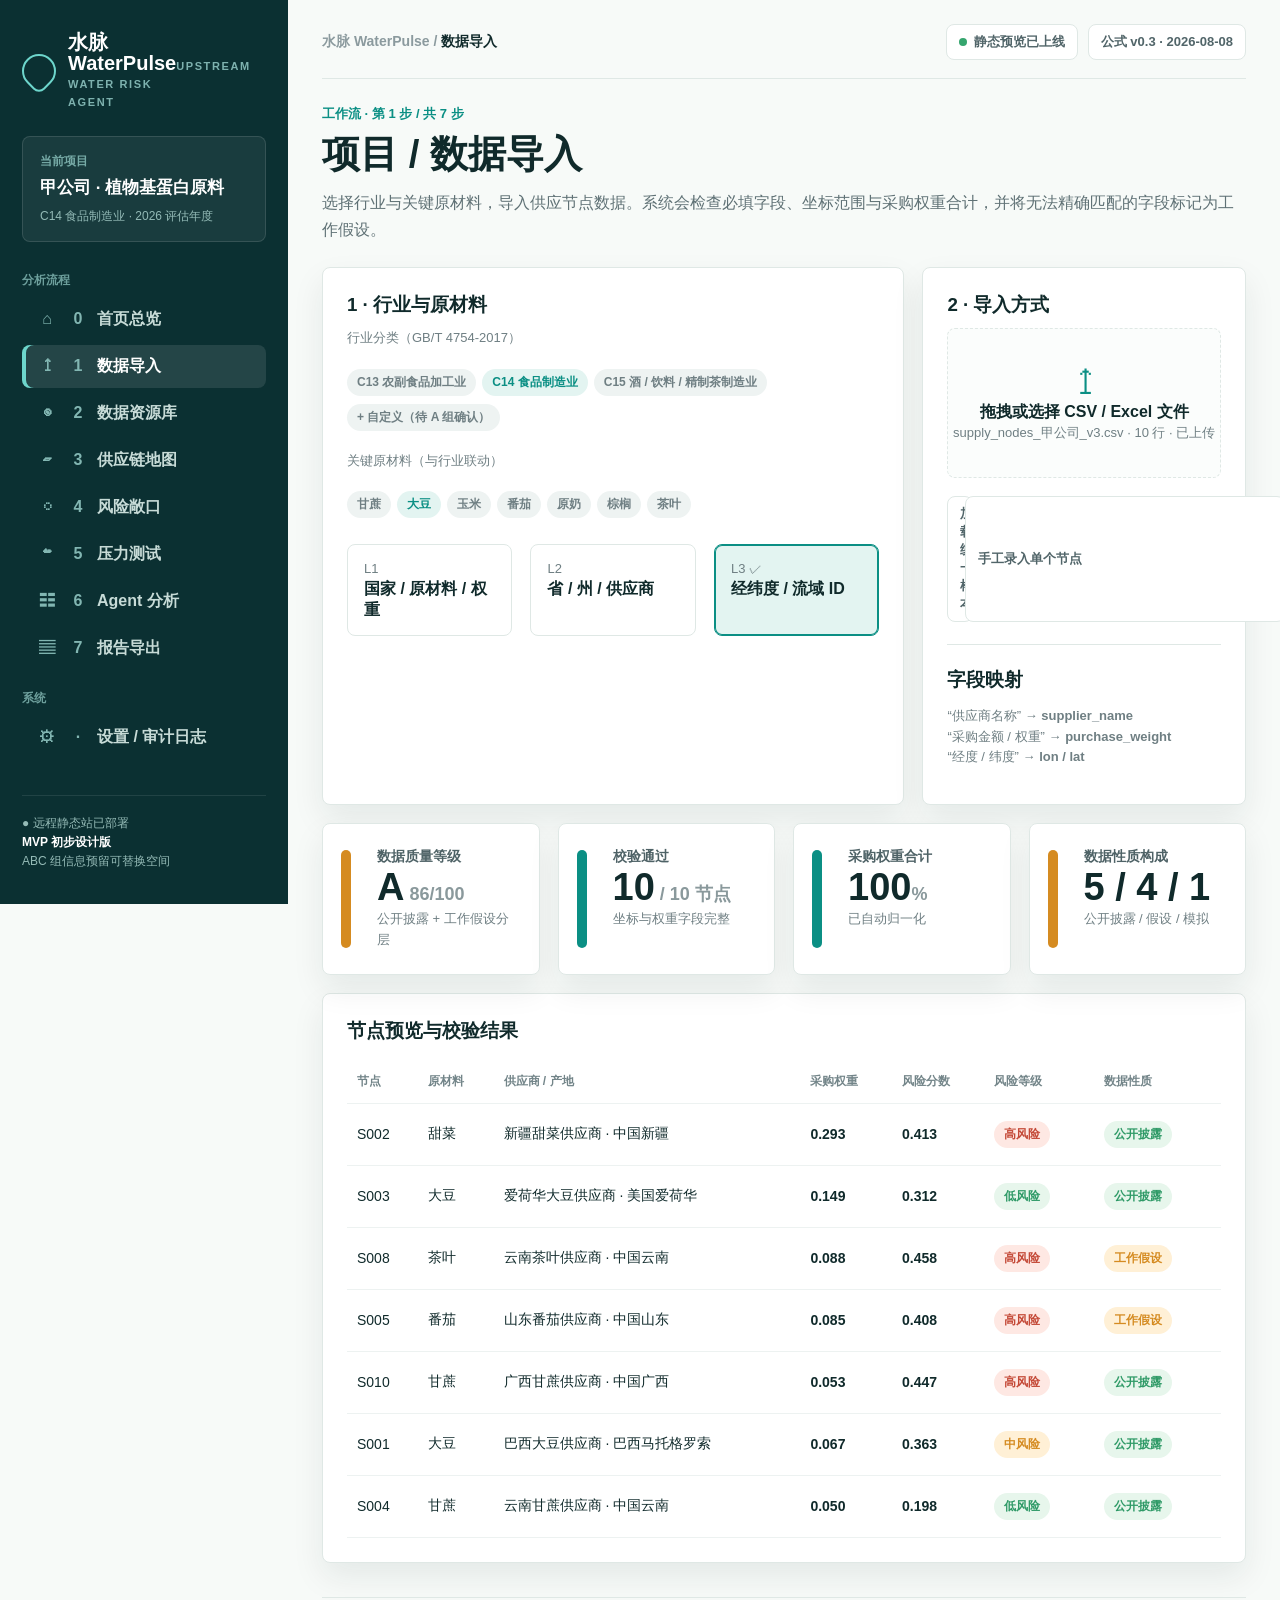
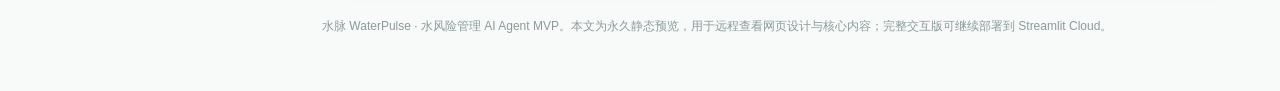
<file: static_site/data-import.html>
<!doctype html>
<html lang="zh-CN">
<head>
  <meta charset="utf-8" />
  <meta name="viewport" content="width=device-width, initial-scale=1" />
  <title>水脉 WaterPulse · 数据导入</title>
  <link rel="stylesheet" href="assets/app.css" />
</head>
<body data-page="import">
  <div id="app"></div>
  <script src="assets/site.js"></script>
</body>
</html>
</file>
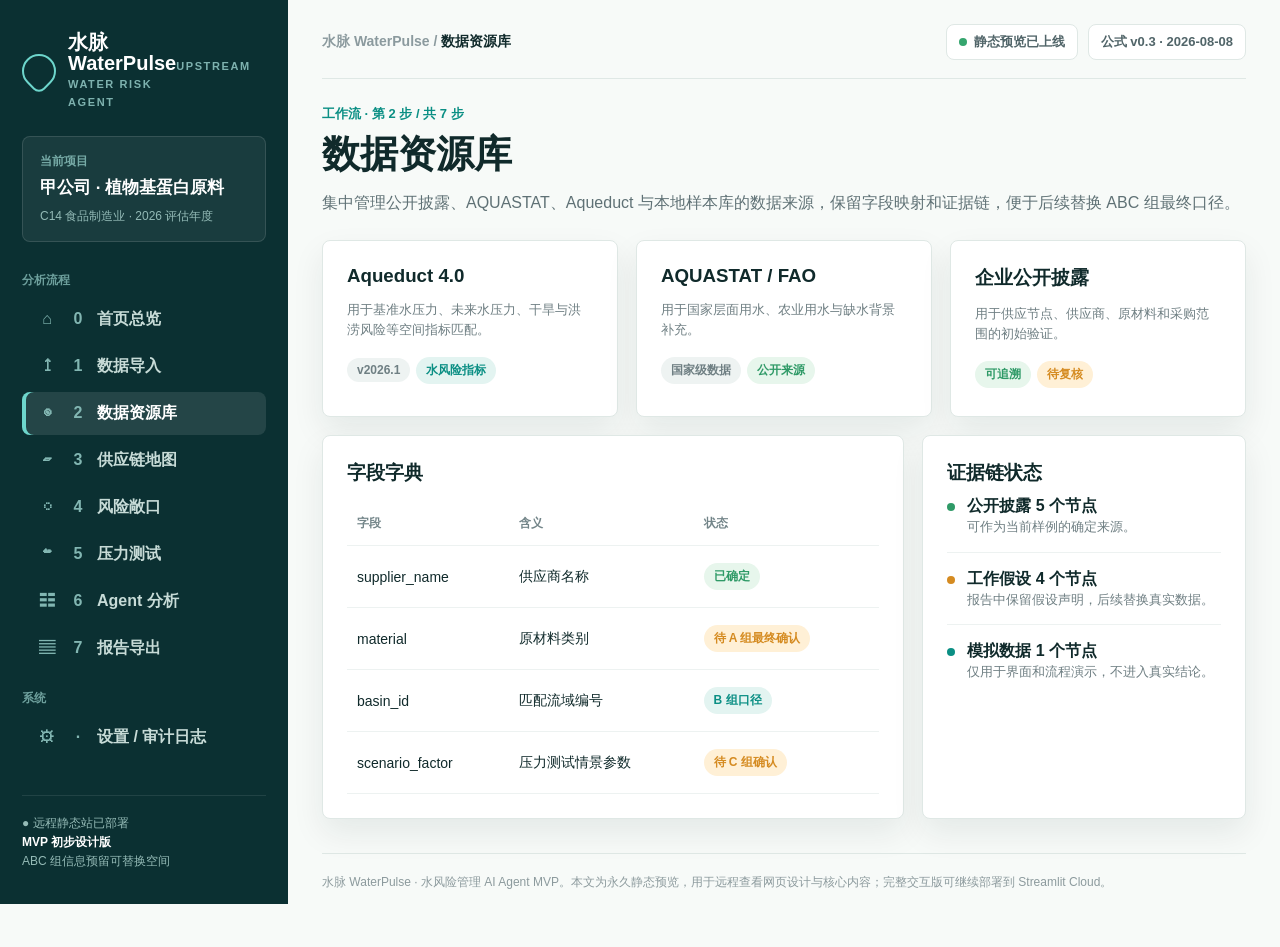
<file: static_site/data-library.html>
<!doctype html>
<html lang="zh-CN">
<head>
  <meta charset="utf-8" />
  <meta name="viewport" content="width=device-width, initial-scale=1" />
  <title>水脉 WaterPulse · 数据资源库</title>
  <link rel="stylesheet" href="assets/app.css" />
</head>
<body data-page="library">
  <div id="app"></div>
  <script src="assets/site.js"></script>
</body>
</html>
</file>
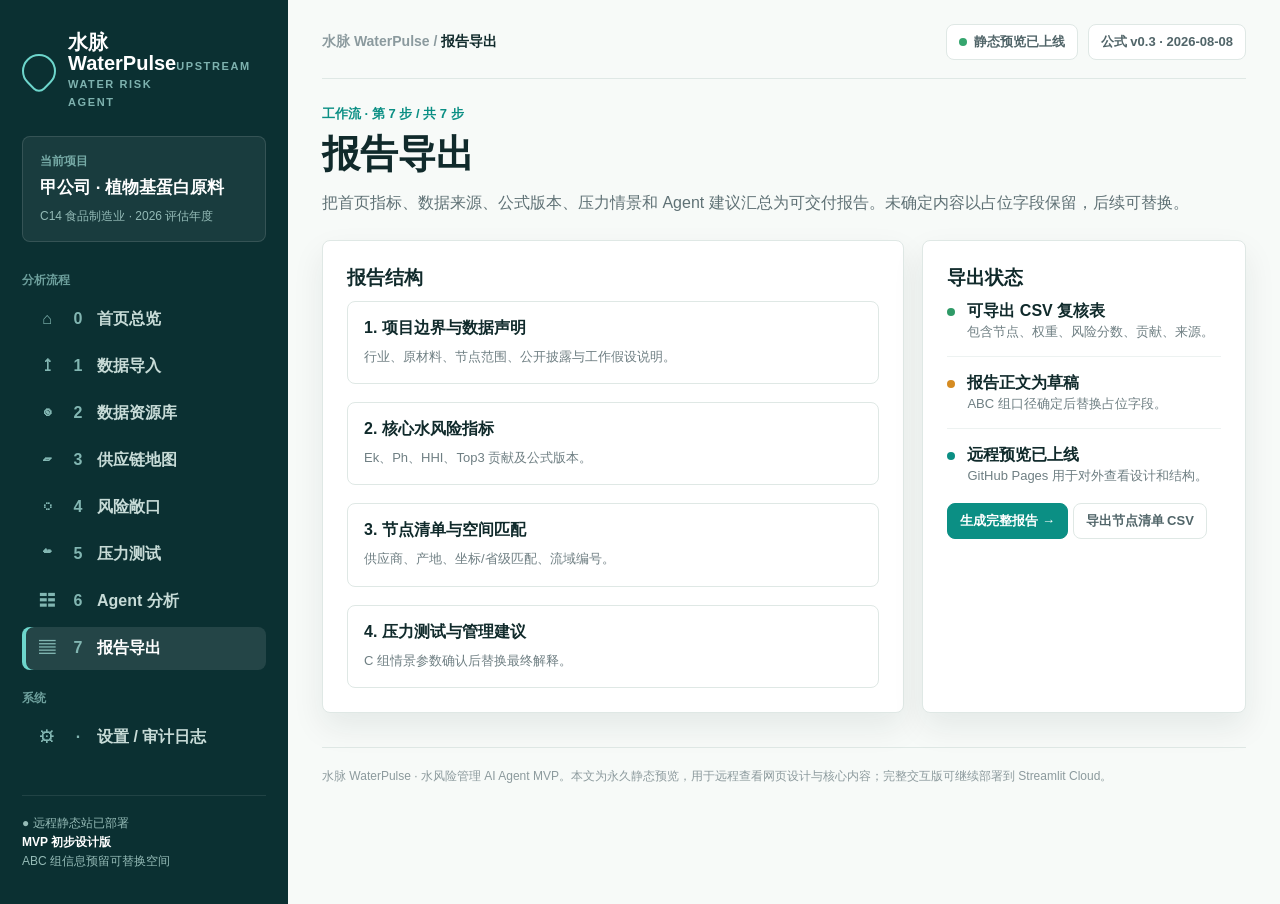
<file: static_site/report-export.html>
<!doctype html>
<html lang="zh-CN">
<head>
  <meta charset="utf-8" />
  <meta name="viewport" content="width=device-width, initial-scale=1" />
  <title>水脉 WaterPulse · 报告导出</title>
  <link rel="stylesheet" href="assets/app.css" />
</head>
<body data-page="report">
  <div id="app"></div>
  <script src="assets/site.js"></script>
</body>
</html>
</file>
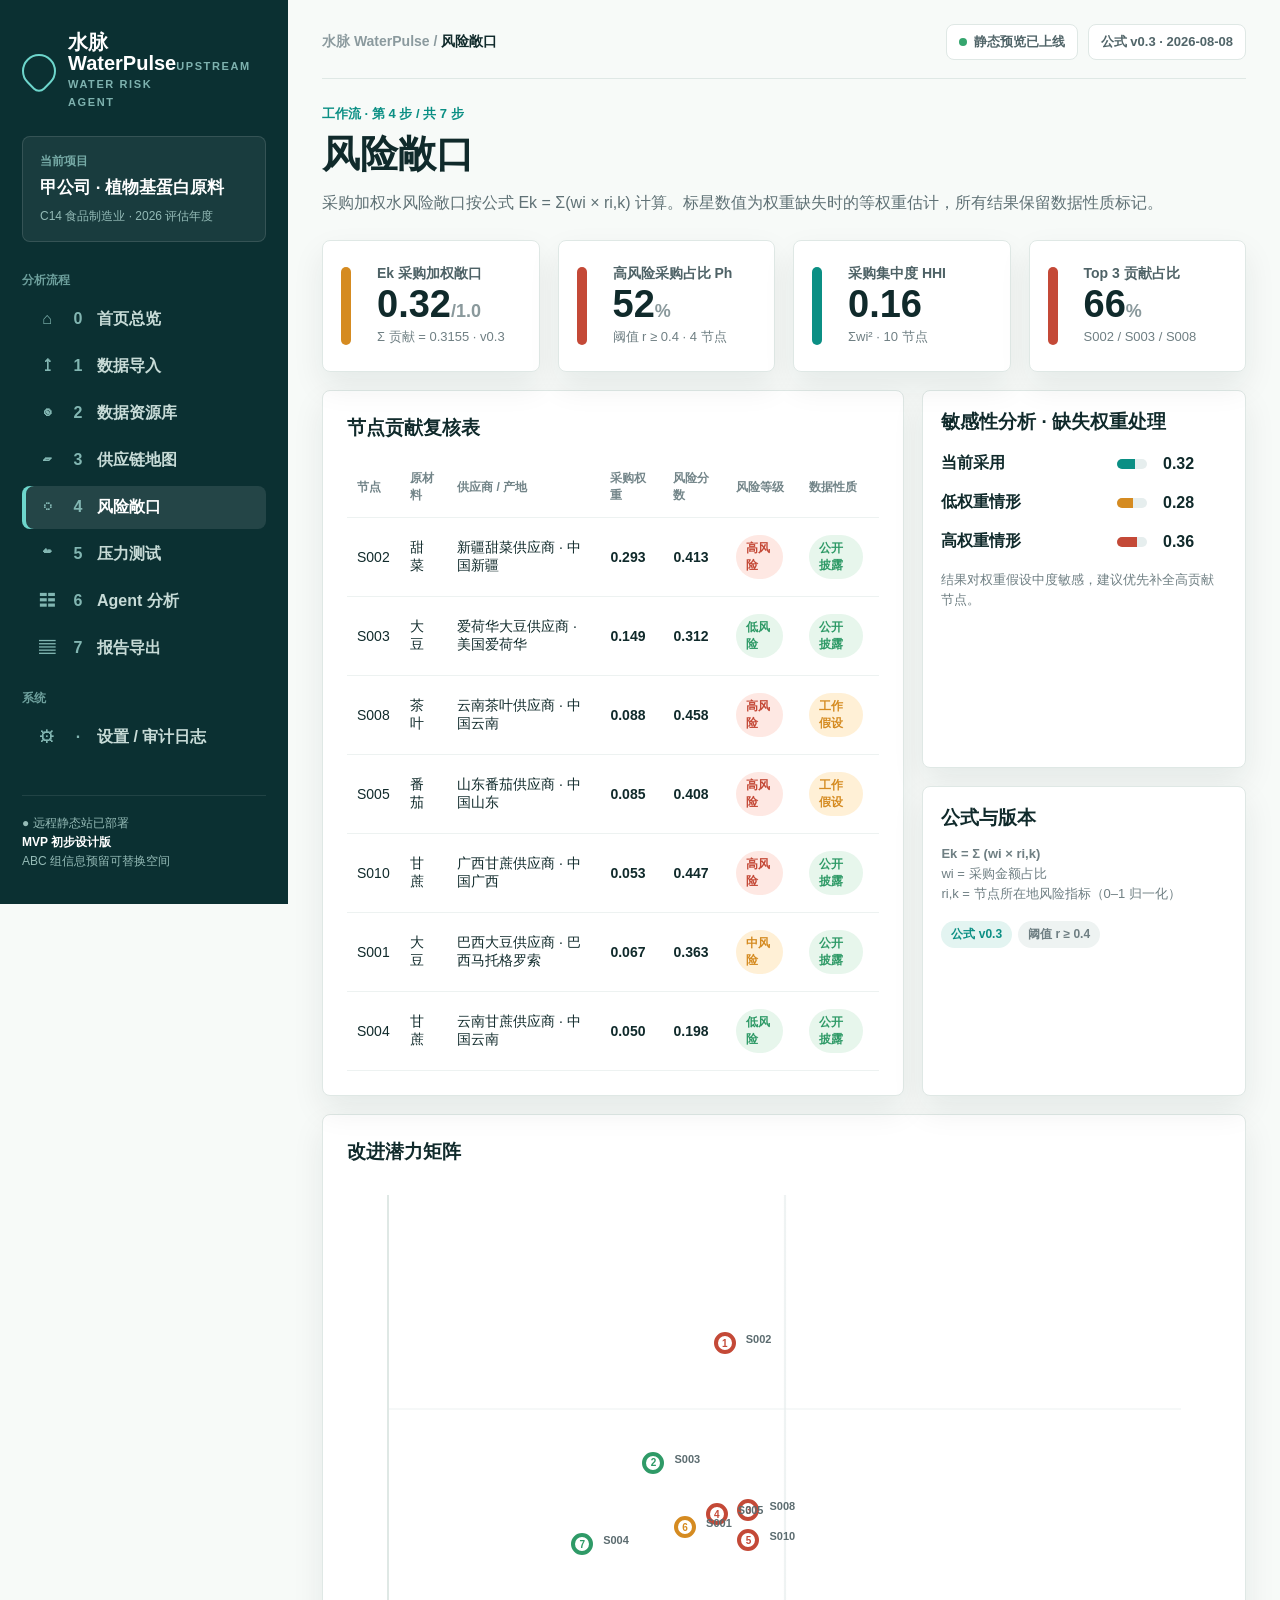
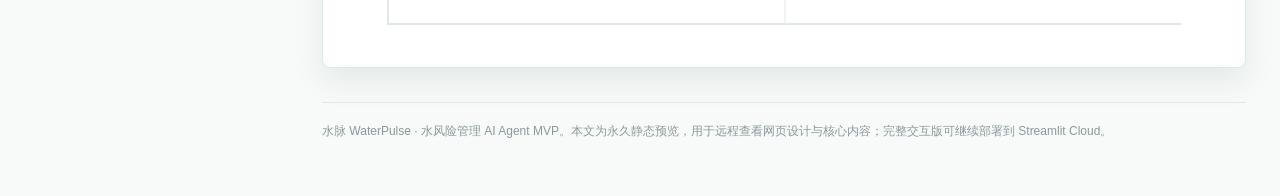
<file: static_site/risk-exposure.html>
<!doctype html>
<html lang="zh-CN">
<head>
  <meta charset="utf-8" />
  <meta name="viewport" content="width=device-width, initial-scale=1" />
  <title>水脉 WaterPulse · 风险敞口</title>
  <link rel="stylesheet" href="assets/app.css" />
</head>
<body data-page="risk">
  <div id="app"></div>
  <script src="assets/site.js"></script>
</body>
</html>
</file>
<file: assets/app.css>
:root {
  --nav: #102F33;
  --nav-soft: #153A3E;
  --ink: #132426;
  --muted: #68787c;
  --line: #dfe7e4;
  --wash: #f5f8f6;
  --panel: #ffffff;
  --teal: #2FA7A0;
  --teal-soft: #e2f4f1;
  --green: #72B88A;
  --green-soft: #e6f4eb;
  --amber: #c67c1c;
  --amber-soft: #fff0d5;
  --red: #bf4436;
  --red-soft: #fee7e2;
  --blue: #3D9DB3;
  --blue-soft: #e7f0fb;
  --shadow: 0 16px 34px rgba(19, 36, 38, 0.08);
}

* { box-sizing: border-box; }

body {
  margin: 0;
  color: var(--ink);
  background: var(--wash);
  font-family: Inter, "Microsoft YaHei", "PingFang SC", Arial, sans-serif;
  letter-spacing: 0;
}

button, input {
  font: inherit;
}

a {
  color: inherit;
  text-decoration: none;
}

.app-shell {
  min-height: 100vh;
  display: grid;
  grid-template-columns: 286px minmax(0, 1fr);
}

.sidebar {
  position: sticky;
  top: 0;
  align-self: start;
  min-height: 100vh;
  padding: 28px 20px;
  color: #cde0dd;
  background: var(--nav);
}

.logo {
  display: flex;
  gap: 14px;
  align-items: center;
  margin-bottom: 24px;
}

.logo-symbol {
  width: 46px;
  height: 46px;
  flex: 0 0 auto;
  filter: drop-shadow(0 12px 22px rgba(0, 0, 0, 0.22));
}

.logo-symbol .av-water,
.av-logo-symbol .av-water {
  fill: url(#avSidebarWater);
}

.logo-symbol .av-stream,
.logo-symbol .av-data-line,
.logo-symbol .av-data-bar,
.av-logo-symbol .av-stream,
.av-logo-symbol .av-data-line,
.av-logo-symbol .av-data-bar {
  stroke: #F5F7F4;
}

.logo-symbol .av-leaf,
.av-logo-symbol .av-leaf {
  stroke: #72B88A;
}

.logo strong {
  display: block;
  color: #ffffff;
  font-size: 23px;
  line-height: 1.1;
  letter-spacing: 0;
}

.logo em {
  display: block;
  margin-top: 2px;
  color: #86b7b2;
  font-size: 10px;
  font-style: normal;
  font-weight: 760;
  text-transform: uppercase;
  letter-spacing: 0.8px;
  line-height: 1.22;
}

.nav-item {
  display: grid;
  grid-template-columns: 26px 1fr;
  gap: 9px;
  align-items: center;
  padding: 11px 12px;
  margin: 4px 0;
  border-radius: 8px;
  color: #c9dfdc;
}

.nav-item:hover,
.nav-item.active {
  color: #ffffff;
  background: rgba(255, 255, 255, 0.1);
}

.nav-item.active {
  box-shadow: inset 4px 0 0 #76d6ca;
}

.nav-item span {
  text-align: center;
  color: #89bbb6;
}

.nav-item strong {
  font-size: 14px;
}

.side-note {
  margin-top: 28px;
  padding-top: 18px;
  border-top: 1px solid rgba(255, 255, 255, 0.12);
  color: #93bab6;
  font-size: 12px;
  line-height: 1.7;
}

main {
  min-width: 0;
  padding: 26px 34px 58px;
}

.topbar {
  display: flex;
  justify-content: space-between;
  align-items: flex-start;
  gap: 20px;
  padding-bottom: 18px;
  margin-bottom: 22px;
  border-bottom: 1px solid var(--line);
}

.crumb {
  color: #7d8c90;
  font-size: 13px;
  font-weight: 760;
  margin-bottom: 8px;
}

h1, h2, h3 {
  margin: 0;
  letter-spacing: 0;
}

h1 {
  font-size: 34px;
  line-height: 1.15;
}

h2 {
  font-size: 30px;
  line-height: 1.2;
}

h3 {
  font-size: 19px;
  line-height: 1.3;
}

p {
  line-height: 1.7;
}

.header-actions {
  display: flex;
  flex-wrap: wrap;
  justify-content: flex-end;
  gap: 8px;
}

.grid {
  display: grid;
  gap: 18px;
  margin-bottom: 18px;
}

.overview {
  grid-template-columns: minmax(0, 1.7fr) minmax(360px, 1fr);
}

.metrics {
  grid-template-columns: repeat(4, minmax(0, 1fr));
}

.two {
  grid-template-columns: minmax(0, 1.45fr) minmax(360px, 0.9fr);
}

.map-layout {
  grid-template-columns: 250px minmax(0, 1fr) 320px;
  align-items: start;
}

.panel {
  min-width: 0;
  padding: 22px;
  border: 1px solid var(--line);
  border-radius: 8px;
  background: var(--panel);
  box-shadow: var(--shadow);
}

.hero-panel {
  min-height: 218px;
  background:
    linear-gradient(135deg, rgba(8, 127, 117, 0.12), rgba(47, 102, 163, 0.08) 52%, rgba(198, 124, 28, 0.08)),
    #ffffff;
}

.hero-panel p {
  max-width: 760px;
  margin: 12px 0 18px;
  color: #4f6267;
  font-size: 17px;
}

.hero-panel.executive {
  min-height: 230px;
  display: grid;
  align-content: center;
}

.hero-panel.executive h2 {
  max-width: 900px;
  font-size: clamp(26px, 2.5vw, 36px);
}

.hero-panel.executive p {
  max-width: 940px;
  font-size: 18px;
}

.intro-hero {
  min-height: 280px;
  display: grid;
  align-content: center;
  background:
    linear-gradient(135deg, rgba(8, 127, 117, 0.12), rgba(198, 124, 28, 0.08)),
    #fbfdfc;
}

.intro-hero h2 {
  max-width: 960px;
  font-size: clamp(28px, 2.6vw, 38px);
}

.intro-hero p {
  max-width: 980px;
  color: #4f6267;
  font-size: 18px;
  line-height: 1.75;
}

.feature-list,
.guide-steps {
  display: grid;
  gap: 12px;
}

.feature-list article {
  padding: 14px 15px;
  border: 1px solid var(--line);
  border-radius: 8px;
  background: #fbfdfc;
}

.feature-list strong,
.guide-steps strong {
  display: block;
  color: #102528;
  font-size: 16px;
}

.feature-list p {
  margin: 6px 0 0;
  color: #53666a;
  line-height: 1.62;
}

.guide-steps a {
  display: grid;
  grid-template-columns: 36px 1fr;
  gap: 3px 12px;
  min-height: 64px;
  align-items: center;
  padding: 12px 14px;
  border: 1px solid var(--line);
  border-radius: 8px;
  background: #fbfdfc;
  color: inherit;
  text-decoration: none;
}

.guide-steps span {
  grid-row: span 2;
  width: 32px;
  height: 32px;
  display: grid;
  place-items: center;
  border-radius: 50%;
  background: var(--teal-soft);
  color: var(--teal);
  font-weight: 900;
}

.guide-steps em {
  color: #607378;
  font-size: 13px;
  font-style: normal;
}

.kicker {
  color: var(--teal);
  font-size: 13px;
  font-weight: 840;
  margin-bottom: 10px;
}

.hero-facts {
  display: flex;
  flex-wrap: wrap;
  gap: 8px;
}

.hero-facts span {
  display: inline-flex;
  align-items: center;
  min-height: 34px;
  padding: 7px 10px;
  border: 1px solid var(--line);
  border-radius: 8px;
  background: rgba(255, 255, 255, 0.72);
  color: #42575b;
  font-size: 13px;
  font-weight: 760;
}

.status-panel {
  overflow: hidden;
}

.industry-switcher {
  display: grid;
  grid-template-columns: repeat(3, minmax(0, 1fr));
  gap: 12px;
  margin-bottom: 18px;
}

.industry-option {
  min-height: 76px;
  padding: 13px 14px;
  border: 1px solid var(--line);
  border-radius: 8px;
  background: #ffffff;
  color: var(--ink);
  text-align: left;
  cursor: pointer;
}

.industry-option strong,
.industry-option span {
  display: block;
}

.industry-option strong {
  margin-bottom: 7px;
  font-size: 15px;
}

.industry-option span {
  color: var(--muted);
  font-size: 12px;
}

.industry-option.active {
  border-color: var(--teal);
  background: var(--teal-soft);
  box-shadow: inset 0 0 0 1px var(--teal);
}

.industry-option:disabled {
  color: #7b898c;
  cursor: default;
  background: #eef3f2;
}

.badge {
  display: inline-flex;
  align-items: center;
  min-height: 26px;
  padding: 4px 9px;
  margin: 3px 5px 3px 0;
  border-radius: 999px;
  font-size: 12px;
  font-weight: 820;
  white-space: nowrap;
}

.badge.teal { color: var(--teal); background: var(--teal-soft); }
.badge.green { color: var(--green); background: var(--green-soft); }
.badge.amber { color: var(--amber); background: var(--amber-soft); }
.badge.red { color: var(--red); background: var(--red-soft); }
.badge.gray { color: #66777a; background: #eef3f2; }

.metric {
  position: relative;
  min-height: 128px;
  padding-left: 42px;
  overflow: hidden;
}

.metric::before {
  content: "";
  position: absolute;
  left: 18px;
  top: 24px;
  bottom: 24px;
  width: 8px;
  border-radius: 99px;
  background: var(--teal);
}

.metric.red::before { background: var(--red); }
.metric.amber::before { background: var(--amber); }
.metric.green::before { background: var(--green); }

.metric-label {
  color: #53666a;
  font-size: 13px;
  font-weight: 820;
}

.metric-value {
  margin: 8px 0 7px;
  font-size: 28px;
  line-height: 1.08;
  font-weight: 900;
  overflow-wrap: anywhere;
}

.muted {
  color: var(--muted);
  font-size: 13px;
  line-height: 1.55;
}

.lead-small {
  color: #53666a;
  line-height: 1.7;
  margin: 10px 0 18px;
}

.progress {
  display: grid;
  gap: 9px;
  margin-top: 14px;
}

.step {
  display: grid;
  grid-template-columns: 34px 1fr 58px;
  align-items: center;
  gap: 9px;
  min-height: 38px;
  color: #77878a;
  font-size: 12px;
}

.bubble {
  width: 30px;
  height: 30px;
  display: grid;
  place-items: center;
  border: 2px solid var(--line);
  border-radius: 50%;
  background: #ffffff;
  color: var(--teal);
  font-weight: 900;
}

.step.done .bubble {
  color: #ffffff;
  border-color: var(--teal);
  background: var(--teal);
}

.step.active .bubble {
  border-color: var(--teal);
}

.step strong {
  color: var(--ink);
}

.step span {
  text-align: right;
}

.section-head {
  display: flex;
  align-items: center;
  justify-content: space-between;
  gap: 14px;
  margin-bottom: 12px;
}

.text-link {
  color: var(--teal);
  font-size: 13px;
  font-weight: 820;
}

table {
  width: 100%;
  border-collapse: collapse;
  font-size: 13px;
}

th, td {
  padding: 12px 10px;
  border-bottom: 1px solid #edf2f0;
  vertical-align: middle;
  text-align: left;
}

th {
  color: #718184;
  font-size: 12px;
  font-weight: 820;
}

.num,
.rank {
  font-variant-numeric: tabular-nums;
  font-weight: 850;
}

.rank {
  color: var(--teal);
  font-size: 18px;
}

.diagnosis-list {
  display: grid;
  gap: 12px;
}

.diagnosis-list article {
  padding: 14px 0;
  border-bottom: 1px solid #edf2f0;
}

.diagnosis-list article:last-child {
  border-bottom: 0;
}

.diagnosis-list strong {
  display: block;
  margin-bottom: 6px;
}

.diagnosis-list p {
  margin: 0;
  color: #4f6267;
}

.decision-grid {
  display: grid;
  gap: 12px;
}

.decision-card {
  position: relative;
  min-height: 118px;
  padding: 16px 16px 16px 58px;
  border: 1px solid var(--line);
  border-radius: 8px;
  background: #fbfdfc;
}

.decision-card span {
  position: absolute;
  left: 16px;
  top: 17px;
  width: 28px;
  height: 28px;
  display: grid;
  place-items: center;
  border-radius: 50%;
  background: var(--teal);
  color: #fff;
  font-weight: 900;
}

.decision-card.red span { background: var(--red); }
.decision-card.amber span { background: var(--amber); }
.decision-card strong {
  display: block;
  margin-bottom: 7px;
  font-size: 16px;
}

.decision-card p {
  margin: 0;
  color: #4f6267;
  line-height: 1.62;
}

.priority-list {
  display: grid;
  gap: 12px;
}

.priority-card {
  display: grid;
  grid-template-columns: 48px 1fr;
  gap: 14px;
  align-items: center;
  min-height: 104px;
  padding: 14px;
  border: 1px solid var(--line);
  border-left: 6px solid var(--teal);
  border-radius: 8px;
  background: #fbfdfc;
}

.priority-card.red { border-left-color: var(--red); }
.priority-card.amber { border-left-color: var(--amber); }
.priority-card.green { border-left-color: var(--green); }

.priority-rank {
  width: 42px;
  height: 42px;
  display: grid;
  place-items: center;
  border-radius: 50%;
  background: var(--teal-soft);
  color: var(--teal);
  font-size: 21px;
  font-weight: 900;
}

.priority-card.red .priority-rank { background: var(--red-soft); color: var(--red); }
.priority-card.amber .priority-rank { background: var(--amber-soft); color: var(--amber); }

.priority-card strong {
  display: block;
  font-size: 19px;
  margin-bottom: 4px;
}

.priority-card p {
  margin: 0 0 8px;
  color: #5b6f73;
}

.priority-meta {
  display: flex;
  flex-wrap: wrap;
  gap: 8px;
}

.priority-meta span,
.outcome-strip span {
  display: inline-flex;
  min-height: 28px;
  align-items: center;
  padding: 5px 9px;
  border-radius: 999px;
  background: #eef3f2;
  color: #53666a;
  font-size: 12px;
  font-weight: 820;
}

.plain-answer {
  display: grid;
  gap: 12px;
  margin-top: 14px;
}

.plain-answer p {
  margin: 0;
  padding: 13px 14px;
  border: 1px solid var(--line);
  border-radius: 8px;
  background: #fbfdfc;
  color: #4f6267;
}

.evidence {
  margin-top: 16px;
  border-top: 1px solid #edf2f0;
  padding-top: 12px;
}

.evidence summary {
  width: fit-content;
  cursor: pointer;
  color: var(--teal);
  font-size: 13px;
  font-weight: 850;
}

.evidence[open] summary {
  margin-bottom: 12px;
}

.field-cloud {
  margin-top: 8px;
}

.outcome-strip {
  display: grid;
  grid-template-columns: repeat(4, minmax(0, 1fr));
  gap: 10px;
  margin: 16px 0 4px;
}

.outcome-strip span {
  justify-content: center;
  min-height: 54px;
  border-radius: 8px;
  background: var(--teal-soft);
  color: var(--teal);
}

.impact-panel {
  min-height: 190px;
  padding: 22px;
  border: 1px solid var(--line);
  border-left: 7px solid var(--teal);
  border-radius: 8px;
  background: #fbfdfc;
}

.impact-panel.red { border-left-color: var(--red); }
.impact-panel.green { border-left-color: var(--green); }

.impact-panel span {
  display: block;
  color: #607378;
  font-weight: 820;
}

.impact-panel strong {
  display: block;
  margin: 12px 0;
  font-size: clamp(32px, 4vw, 46px);
  line-height: 1.05;
}

.impact-panel p {
  margin: 0;
  color: #4f6267;
  line-height: 1.7;
}

.form-grid {
  display: grid;
  grid-template-columns: 108px 1fr;
  gap: 12px 14px;
  margin: 16px 0 20px;
  align-items: start;
}

.form-grid label {
  color: #748387;
  font-size: 13px;
  font-weight: 820;
}

.import-layout {
  grid-template-columns: minmax(0, 1.35fr) minmax(380px, 0.85fr);
}

.manual-form {
  display: grid;
  grid-template-columns: 118px minmax(0, 1fr);
  gap: 12px 14px;
  margin-top: 14px;
}

.manual-form label {
  align-self: center;
  color: #5f7277;
  font-size: 13px;
  font-weight: 850;
}

.manual-form input,
.manual-form select {
  width: 100%;
  min-height: 40px;
  padding: 8px 10px;
  border: 1px solid var(--line);
  border-radius: 8px;
  background: #fbfdfc;
  color: #22383c;
  font: inherit;
  font-size: 14px;
}

.manual-form input:focus,
.manual-form select:focus {
  outline: 2px solid rgba(8, 127, 117, 0.16);
  border-color: var(--teal);
}

.upload-box {
  display: grid;
  grid-template-columns: minmax(180px, 240px) 1fr;
  gap: 18px;
  align-items: center;
  min-height: 138px;
  padding: 18px;
  border: 1.5px dashed #c8d6d2;
  border-radius: 8px;
  background: #fbfdfc;
}

.upload-box input {
  width: 100%;
}

.compact-upload {
  min-height: 112px;
  grid-template-columns: 1fr;
  align-items: start;
}

.compact-upload div {
  order: -1;
}

.soft-divider {
  border: 0;
  border-top: 1px solid #edf2f0;
  margin: 18px 0;
}

.button-row {
  display: flex;
  flex-wrap: wrap;
  gap: 10px;
  margin-top: 16px;
}

.button {
  min-height: 36px;
  padding: 8px 12px;
  border: 1px solid var(--line);
  border-radius: 8px;
  background: #ffffff;
  color: #405357;
  font-size: 13px;
  font-weight: 820;
  cursor: pointer;
}

.button.primary {
  color: #ffffff;
  border-color: var(--teal);
  background: var(--teal);
}

.notice {
  margin-top: 12px;
  color: var(--amber);
  font-size: 13px;
  font-weight: 760;
}

.validation-list {
  display: grid;
  grid-template-columns: 1fr 1fr;
  gap: 12px;
  margin: 16px 0;
}

.validation-list div {
  min-height: 84px;
  padding: 14px;
  border: 1px solid var(--line);
  border-radius: 8px;
  background: #fbfdfc;
}

.validation-list strong {
  display: block;
  margin-bottom: 8px;
  font-size: 24px;
}

.validation-list span {
  color: var(--muted);
  font-size: 13px;
}

.mechanism-list {
  display: grid;
  gap: 13px;
  margin-top: 16px;
}

.mechanism {
  padding-bottom: 14px;
  border-bottom: 1px solid #edf2f0;
}

.mechanism:last-child {
  border-bottom: 0;
}

.mechanism p {
  margin: 8px 0 0;
}

.action-list {
  display: grid;
  gap: 14px;
  margin-top: 16px;
}

.action-item {
  padding: 14px;
  border: 1px solid var(--line);
  border-radius: 8px;
  background: #fbfdfc;
}

.action-item span {
  display: block;
  color: var(--teal);
  font-weight: 850;
  margin-bottom: 8px;
}

.action-item ul {
  margin: 0;
  padding-left: 18px;
  color: #53666a;
  line-height: 1.6;
}

.schema-grid {
  display: grid;
  grid-template-columns: repeat(6, minmax(0, 1fr));
  gap: 10px;
  margin-top: 16px;
}

.schema-grid div {
  min-height: 76px;
  padding: 12px;
  border: 1px solid var(--line);
  border-radius: 8px;
  background: #fbfdfc;
}

.schema-grid strong,
.schema-grid span {
  display: block;
}

.schema-grid span {
  margin-top: 7px;
  color: var(--muted);
  font-size: 12px;
}

.legend {
  display: grid;
  gap: 11px;
  margin-top: 18px;
}

.legend span {
  display: flex;
  gap: 9px;
  align-items: center;
  color: #506367;
  font-weight: 760;
}

.dot {
  width: 10px;
  height: 10px;
  border-radius: 50%;
  display: inline-block;
}

.red-dot { background: var(--red); }
.amber-dot { background: var(--amber); }
.green-dot { background: var(--green); }

.map-panel {
  overflow: hidden;
}

.map-canvas {
  position: relative;
  height: 560px;
  margin-top: 16px;
  overflow: hidden;
  border: 1px solid var(--line);
  border-radius: 8px;
  background:
    linear-gradient(0deg, rgba(8, 127, 117, 0.06), rgba(47, 102, 163, 0.05)),
    repeating-linear-gradient(30deg, rgba(16, 42, 44, 0.05) 0 1px, transparent 1px 54px),
    #fbfdfc;
}

.map-gridline {
  position: absolute;
  inset: 44px;
  border: 1px dashed #cbd9d6;
  border-radius: 50%;
}

.map-node {
  position: absolute;
  display: grid;
  place-items: center;
  transform: translate(-50%, -50%);
  border: 3px solid currentColor;
  border-radius: 50%;
  background: #ffffff;
  cursor: pointer;
}

.map-node.red { color: var(--red); }
.map-node.amber { color: var(--amber); }
.map-node.green { color: var(--green); }

.map-node span {
  font-size: 11px;
  font-weight: 900;
  color: currentColor;
  line-height: 1;
  text-align: center;
  white-space: nowrap;
}

.map-node em {
  position: absolute;
  left: calc(100% + 7px);
  top: 50%;
  transform: translateY(-50%);
  min-width: 92px;
  color: #45595d;
  font-size: 12px;
  font-style: normal;
  font-weight: 760;
  white-space: nowrap;
  pointer-events: none;
  padding: 2px 5px;
  border-radius: 6px;
  background: rgba(251, 253, 252, 0.82);
}

.map-node.label-left em {
  left: auto;
  right: calc(100% + 8px);
  text-align: right;
}

.map-node.label-above em {
  left: 50%;
  top: auto;
  bottom: calc(100% + 8px);
  transform: translateX(-50%);
  text-align: center;
}

.map-node.label-below em {
  left: 50%;
  top: calc(100% + 8px);
  transform: translateX(-50%);
  text-align: center;
}

.map-node.label-right em {
  left: calc(100% + 8px);
}

.list {
  display: grid;
  gap: 12px;
  margin-top: 14px;
}

.list-item {
  display: grid;
  gap: 4px;
  padding-bottom: 12px;
  border-bottom: 1px solid #edf2f0;
}

.list-item:last-child {
  border-bottom: 0;
  padding-bottom: 0;
}

.list-item span {
  color: #53666a;
  font-size: 13px;
}

.list-item small {
  color: var(--muted);
}

.quadrant {
  position: relative;
  height: 420px;
  margin: 18px 0 12px;
  border-left: 2px solid #ccd9d6;
  border-bottom: 2px solid #ccd9d6;
  background:
    linear-gradient(90deg, transparent 49.8%, #e1eae7 50%, transparent 50.2%),
    linear-gradient(0deg, transparent 49.8%, #e1eae7 50%, transparent 50.2%),
    #fbfdfc;
}

.point {
  position: absolute;
  width: 34px;
  height: 34px;
  display: grid;
  place-items: center;
  border: 3px solid currentColor;
  border-radius: 50%;
  background: #ffffff;
  font-size: 10px;
  font-weight: 900;
}

.point.red { color: var(--red); }
.point.amber { color: var(--amber); }
.point.green { color: var(--green); }

.point em {
  position: absolute;
  left: calc(100% + 10px);
  top: 50%;
  transform: translateY(-50%);
  min-width: 100px;
  color: #5b6d71;
  font-size: 12px;
  font-style: normal;
  font-weight: 760;
  white-space: nowrap;
  pointer-events: none;
}

.point.label-left em {
  left: auto;
  right: calc(100% + 10px);
  text-align: right;
}

.point.label-above em {
  left: 50%;
  top: auto;
  bottom: calc(100% + 8px);
  transform: translateX(-50%);
  text-align: center;
}

.point.label-below em {
  left: 50%;
  top: calc(100% + 8px);
  transform: translateX(-50%);
  text-align: center;
}

.point.label-right em {
  left: calc(100% + 10px);
}

.x-label,
.y-label {
  position: absolute;
  color: #748387;
  font-size: 12px;
  font-weight: 820;
}

.x-label {
  right: 0;
  bottom: -28px;
}

.y-label {
  left: 8px;
  top: 8px;
}

.segmented {
  display: flex;
  flex-wrap: wrap;
  gap: 8px;
  justify-content: flex-end;
}

.segmented button {
  min-height: 36px;
  padding: 8px 11px;
  border: 1px solid var(--line);
  border-radius: 8px;
  background: #ffffff;
  color: #4f6267;
  font-size: 13px;
  font-weight: 820;
  cursor: pointer;
}

.segmented button.active {
  border-color: var(--teal);
  color: #ffffff;
  background: var(--teal);
}

.segmented small {
  margin-left: 5px;
  opacity: 0.78;
}

.callout {
  padding: 17px;
  border-radius: 8px;
  border: 1px solid var(--line);
}

.callout.red {
  background: var(--red-soft);
  border-color: #f2c5be;
}

.callout.amber {
  background: var(--amber-soft);
  border-color: #efd0a2;
}

.callout p {
  margin-bottom: 0;
}

.guardrail-grid {
  display: grid;
  grid-template-columns: 1fr 1fr;
  gap: 10px;
  margin: 16px 0 20px;
}

.guardrail-grid div {
  min-height: 54px;
  padding: 12px;
  border: 1px solid var(--line);
  border-radius: 8px;
  background: #fbfdfc;
  color: #53666a;
  font-size: 13px;
  font-weight: 780;
}

.guardrail-grid .ok {
  color: var(--teal);
  background: var(--teal-soft);
  border-color: #b9ddd7;
}

pre {
  max-height: 380px;
  overflow: auto;
  padding: 14px;
  border: 1px solid var(--line);
  border-radius: 8px;
  background: #f8fbfa;
  color: #405357;
  font-size: 12px;
  line-height: 1.55;
  white-space: pre-wrap;
}

.report-card {
  padding: 22px;
  border: 1px solid var(--line);
  border-radius: 8px;
  background: #fbfdfc;
}

.report-card h2 {
  margin-bottom: 16px;
  font-size: 24px;
}

.report-card p {
  margin: 10px 0;
}

.check-list {
  display: grid;
  gap: 10px;
  margin-top: 16px;
}

.check-list span {
  min-height: 38px;
  padding: 9px 12px;
  border: 1px solid var(--line);
  border-radius: 8px;
  background: #fbfdfc;
  color: #3f5458;
  font-weight: 780;
}

.ai-workbench {
  display: grid;
  gap: 18px;
}

.ai-hero-panel {
  display: grid;
  grid-template-columns: minmax(0, 1fr) 320px;
  gap: 34px;
  align-items: end;
  min-height: 230px;
  padding: 30px 34px;
  border: 1px solid rgba(16, 47, 51, 0.12);
  border-radius: 8px;
  background:
    linear-gradient(135deg, rgba(16, 47, 51, 0.98), rgba(21, 58, 62, 0.92)),
    #102f33;
  color: #ffffff;
  box-shadow: 0 24px 60px rgba(16, 47, 51, 0.16);
}

.ai-hero-panel .kicker {
  color: #7fd9d1;
}

.ai-hero-panel h2 {
  max-width: 760px;
  color: #ffffff;
  font-size: clamp(30px, 2.7vw, 40px);
  line-height: 1.14;
  word-break: keep-all;
}

.ai-hero-panel p {
  max-width: 820px;
  margin: 16px 0 0;
  color: rgba(255, 255, 255, 0.72);
  font-size: 16px;
  line-height: 1.75;
}

.ai-status-stack {
  display: grid;
  gap: 10px;
}

.ai-status-stack span {
  min-height: 42px;
  display: flex;
  align-items: center;
  padding: 10px 13px;
  border: 1px solid rgba(255, 255, 255, 0.16);
  border-radius: 8px;
  background: rgba(255, 255, 255, 0.08);
  color: rgba(255, 255, 255, 0.84);
  font-size: 13px;
  font-weight: 820;
}

.ai-console-layout {
  display: grid;
  grid-template-columns: minmax(0, 1fr) 360px;
  gap: 18px;
  align-items: start;
}

.ai-chat-panel,
.ai-side-panel > * {
  border: 1px solid rgba(16, 47, 51, 0.12);
  border-radius: 8px;
  background: #ffffff;
  box-shadow: 0 18px 44px rgba(19, 36, 38, 0.08);
}

.ai-chat-panel {
  min-height: 640px;
  display: grid;
  grid-template-rows: auto 1fr auto auto;
  overflow: hidden;
}

.chat-head {
  min-height: 72px;
  display: flex;
  justify-content: space-between;
  align-items: center;
  gap: 18px;
  padding: 18px 22px;
  border-bottom: 1px solid rgba(16, 47, 51, 0.1);
  background: #fbfdfc;
}

.chat-head span,
.context-card span,
.report-download-card span {
  display: block;
  margin-bottom: 5px;
  color: #6a7b7e;
  font-size: 11px;
  font-weight: 880;
  text-transform: uppercase;
}

.chat-head strong {
  color: #102f33;
  font-size: 18px;
}

.chat-head em {
  padding: 7px 10px;
  border-radius: 999px;
  background: var(--teal-soft);
  color: var(--teal);
  font-size: 12px;
  font-style: normal;
  font-weight: 840;
  white-space: nowrap;
}

.chat-body {
  display: grid;
  align-content: start;
  gap: 22px;
  padding: 24px;
  background:
    repeating-linear-gradient(0deg, rgba(16, 47, 51, 0.025) 0 1px, transparent 1px 46px),
    #ffffff;
}

.chat-message {
  display: grid;
  grid-template-columns: 42px minmax(0, 1fr);
  gap: 14px;
  max-width: 820px;
}

.chat-message span {
  width: 42px;
  height: 42px;
  display: grid;
  place-items: center;
  border-radius: 8px;
  background: #102f33;
  color: #ffffff;
  font-size: 12px;
  font-weight: 900;
}

.chat-message p {
  margin: 0;
  padding: 15px 17px;
  border: 1px solid rgba(16, 47, 51, 0.1);
  border-radius: 8px;
  background: #fbfdfc;
  color: #40565a;
  line-height: 1.75;
}

.chat-prompt-grid {
  display: grid;
  grid-template-columns: repeat(2, minmax(0, 1fr));
  gap: 10px;
}

.chat-prompt-grid button {
  min-height: 54px;
  padding: 12px 14px;
  border: 1px solid rgba(16, 47, 51, 0.12);
  border-radius: 8px;
  background: rgba(245, 248, 246, 0.8);
  color: #31494d;
  text-align: left;
  font-size: 13px;
  font-weight: 780;
  cursor: default;
}

.chat-composer {
  display: grid;
  grid-template-columns: minmax(0, 1fr) 92px;
  gap: 12px;
  padding: 18px 22px;
  border-top: 1px solid rgba(16, 47, 51, 0.1);
  background: #fbfdfc;
}

.chat-composer textarea {
  width: 100%;
  resize: vertical;
  min-height: 72px;
  padding: 12px 13px;
  border: 1px solid rgba(16, 47, 51, 0.16);
  border-radius: 8px;
  background: #ffffff;
  color: #17272a;
  font: inherit;
  line-height: 1.55;
}

.chat-composer textarea:focus {
  outline: 2px solid rgba(47, 167, 160, 0.18);
  border-color: var(--teal);
}

.chat-composer .button {
  align-self: stretch;
}

.chat-note {
  margin: 0;
  padding: 0 22px 18px;
  background: #fbfdfc;
  color: #7a8a8d;
  font-size: 12px;
  line-height: 1.55;
}

.ai-side-panel {
  display: grid;
  gap: 14px;
}

.context-card,
.report-download-card {
  padding: 20px;
}

.context-card.dark {
  background: #102f33;
  color: #ffffff;
}

.context-card.dark span {
  color: rgba(255, 255, 255, 0.58);
}

.context-card strong {
  display: block;
  color: #102f33;
  font-size: 25px;
  line-height: 1.15;
}

.context-card.dark strong {
  color: #ffffff;
  font-size: 20px;
}

.context-card p,
.report-download-card p {
  margin: 10px 0 0;
  color: #65777a;
  font-size: 13px;
  line-height: 1.65;
}

.context-card.dark p {
  color: rgba(255, 255, 255, 0.68);
}

.report-download-card {
  border-color: rgba(47, 167, 160, 0.3);
}

.report-download-card h3 {
  color: #102f33;
  font-size: 20px;
}

.report-actions {
  display: grid;
  gap: 9px;
  margin-top: 16px;
}

.report-actions .button {
  justify-content: center;
  min-height: 40px;
}

.landing-shell {
  min-height: 100vh;
  background: #f5f7f4;
  color: #17272a;
}

.landing-header {
  position: sticky;
  top: 0;
  z-index: 20;
  display: grid;
  grid-template-columns: minmax(220px, 1fr) auto minmax(220px, 1fr);
  align-items: center;
  gap: 24px;
  min-height: 78px;
  padding: 0 56px;
  border-bottom: 1px solid rgba(21, 58, 62, 0.12);
  background: rgba(245, 247, 244, 0.92);
  backdrop-filter: blur(18px);
}

.landing-brand {
  display: inline-flex;
  align-items: center;
  gap: 12px;
  width: fit-content;
}

.av-logo-symbol {
  width: 44px;
  height: 44px;
  flex: 0 0 auto;
  filter: drop-shadow(0 10px 18px rgba(16, 47, 51, 0.16));
}

.landing-brand strong,
.landing-brand em {
  display: block;
}

.landing-brand strong {
  color: #102f33;
  font-size: 21px;
  line-height: 1;
}

.landing-brand em {
  margin-top: 4px;
  color: #65777a;
  font-size: 11px;
  font-style: normal;
  font-weight: 760;
  text-transform: uppercase;
}

.landing-nav {
  display: inline-flex;
  align-items: center;
  justify-content: center;
  gap: 34px;
  color: #526669;
  font-size: 14px;
  font-weight: 760;
}

.landing-nav a:hover {
  color: #102f33;
}

.landing-actions {
  display: inline-flex;
  justify-content: flex-end;
  align-items: center;
  gap: 12px;
}

.landing-login {
  color: #40565a;
  font-size: 14px;
  font-weight: 760;
}

.landing-button {
  display: inline-flex;
  align-items: center;
  justify-content: center;
  min-height: 40px;
  padding: 10px 16px;
  border: 1px solid rgba(16, 47, 51, 0.18);
  border-radius: 8px;
  background: #ffffff;
  color: #153a3e;
  font-size: 14px;
  font-weight: 820;
  white-space: nowrap;
}

.landing-button.primary {
  color: #ffffff;
  border-color: #102f33;
  background: #102f33;
}

.landing-button.secondary {
  background: transparent;
}

.landing-button.light {
  color: #102f33;
  border-color: #ffffff;
  background: #ffffff;
}

.landing-button.large {
  min-height: 48px;
  padding: 13px 20px;
}

.landing-main {
  width: 100%;
}

.landing-hero {
  display: grid;
  grid-template-columns: minmax(0, 0.92fr) minmax(520px, 1.08fr);
  gap: 56px;
  align-items: center;
  max-width: 1360px;
  margin: 0 auto;
  padding: 48px 56px 56px;
}

.hero-copy {
  max-width: 610px;
}

.eyebrow,
.section-intro span,
.ai-copy span {
  display: block;
  margin-bottom: 18px;
  color: #2f7f7a;
  font-size: 12px;
  font-weight: 880;
  text-transform: uppercase;
}

.hero-copy h1 {
  color: #102f33;
  font-size: 56px;
  line-height: 1.08;
  font-weight: 860;
}

.hero-copy p {
  max-width: 570px;
  margin: 22px 0 0;
  color: #526669;
  font-size: 17px;
  line-height: 1.8;
}

.hero-cta {
  display: flex;
  flex-wrap: wrap;
  gap: 14px;
  margin-top: 34px;
}

.hero-visual {
  position: relative;
  min-height: 540px;
  overflow: hidden;
  border: 1px solid rgba(16, 47, 51, 0.14);
  border-radius: 8px;
  background:
    linear-gradient(180deg, rgba(255, 255, 255, 0.88), rgba(255, 255, 255, 0.76)),
    #eef4f1;
  box-shadow: 0 28px 70px rgba(16, 47, 51, 0.14);
}

.visual-topline,
.preview-toolbar {
  display: flex;
  justify-content: space-between;
  align-items: center;
  gap: 18px;
  min-height: 58px;
  padding: 0 22px;
  border-bottom: 1px solid rgba(16, 47, 51, 0.1);
}

.visual-topline span,
.visual-footer span,
.visual-panel span,
.preview-toolbar span,
.preview-metric span,
.preview-bottom span,
.demo-note {
  color: #6a7b7e;
  font-size: 11px;
  font-weight: 820;
  text-transform: uppercase;
}

.visual-topline strong {
  color: #102f33;
  font-size: 12px;
}

.visual-stage {
  position: relative;
  height: 370px;
  margin: 16px 18px 0;
  overflow: hidden;
  border: 1px solid rgba(16, 47, 51, 0.1);
  border-radius: 8px;
  background:
    repeating-linear-gradient(0deg, rgba(16, 47, 51, 0.035) 0 1px, transparent 1px 44px),
    repeating-linear-gradient(90deg, rgba(16, 47, 51, 0.035) 0 1px, transparent 1px 44px),
    #f9fbf9;
}

.visual-map {
  position: absolute;
  inset: 16px 10px 28px;
  width: calc(100% - 20px);
  height: calc(100% - 44px);
  color: rgba(47, 157, 179, 0.5);
}

.visual-links {
  position: absolute;
  inset: 0;
  width: 100%;
  height: 100%;
}

.visual-links path {
  fill: none;
  stroke: rgba(16, 47, 51, 0.34);
  stroke-width: 0.35;
  stroke-dasharray: 1.2 1.4;
}

.hero-node {
  position: absolute;
  display: grid;
  place-items: center;
  transform: translate(-50%, -50%);
  border: 2px solid currentColor;
  border-radius: 999px;
  background: #ffffff;
  box-shadow: 0 0 0 6px rgba(47, 167, 160, 0.08);
}

.hero-node i {
  position: absolute;
  top: calc(100% + 6px);
  color: #42585c;
  font-size: 10px;
  font-style: normal;
  font-weight: 900;
}

.hero-node.red,
.preview-dot.red { color: #bf4436; }
.hero-node.amber,
.preview-dot.amber { color: #c67c1c; }
.hero-node.green,
.preview-dot.green { color: #72b88a; }

.visual-panel {
  position: absolute;
  min-width: 178px;
  padding: 12px 14px;
  border: 1px solid rgba(16, 47, 51, 0.13);
  border-radius: 8px;
  background: rgba(255, 255, 255, 0.86);
  box-shadow: 0 18px 38px rgba(16, 47, 51, 0.1);
}

.visual-panel strong {
  display: block;
  margin-top: 5px;
  color: #102f33;
  font-size: 13px;
  line-height: 1.35;
}

.risk-panel { left: 22px; top: 22px; }
.exposure-panel { right: 22px; top: 138px; }
.priority-panel { left: 42px; bottom: 34px; }

.visual-footer {
  display: grid;
  grid-template-columns: repeat(3, minmax(0, 1fr));
  gap: 1px;
  margin: 15px 18px 0;
  border: 1px solid rgba(16, 47, 51, 0.1);
  border-radius: 8px;
  overflow: hidden;
  background: rgba(16, 47, 51, 0.1);
}

.visual-footer div {
  min-height: 70px;
  padding: 13px 15px;
  background: rgba(255, 255, 255, 0.82);
}

.visual-footer strong {
  display: block;
  margin-top: 7px;
  color: #102f33;
  font-size: 19px;
  line-height: 1.15;
}

.demo-note {
  margin: 11px 20px 0;
  line-height: 1.4;
  text-transform: none;
}

.landing-section {
  max-width: 1360px;
  margin: 0 auto;
  padding: 84px 56px;
}

.value-section {
  padding-top: 42px;
  border-top: 1px solid rgba(16, 47, 51, 0.08);
}

.section-intro {
  display: grid;
  grid-template-columns: minmax(360px, 0.82fr) minmax(0, 1fr);
  gap: 74px;
  align-items: end;
  margin-bottom: 42px;
}

.section-intro.compact {
  display: block;
  margin-bottom: 34px;
}

.section-intro h2,
.ai-copy h2,
.final-cta h2 {
  color: #102f33;
  font-size: 42px;
  line-height: 1.18;
  font-weight: 840;
}

.section-intro p,
.ai-copy p,
.final-cta p {
  margin: 0;
  color: #65777a;
  font-size: 16px;
  line-height: 1.8;
}

.value-grid {
  display: grid;
  grid-template-columns: repeat(4, minmax(0, 1fr));
  gap: 34px;
  border-top: 1px solid rgba(16, 47, 51, 0.12);
}

.value-item {
  min-height: 220px;
  padding-top: 28px;
  border-top: 2px solid transparent;
}

.value-item:hover {
  border-top-color: #2fa7a0;
}

.value-index {
  color: #8b9b9e;
  font-size: 13px;
  font-weight: 900;
}

.value-symbol {
  width: 42px;
  height: 42px;
  display: grid;
  place-items: center;
  margin: 20px 0 26px;
  border: 1px solid rgba(47, 167, 160, 0.36);
  border-radius: 8px;
}

.value-symbol span {
  width: 18px;
  height: 18px;
  border: 2px solid #2fa7a0;
  border-radius: 50%;
}

.value-item h3 {
  color: #17272a;
  font-size: 19px;
  margin-bottom: 10px;
}

.value-item p {
  margin: 0;
  color: #65777a;
  font-size: 14px;
  line-height: 1.65;
}

.workflow-section {
  max-width: none;
  background: #ffffff;
}

.workflow-section > * {
  max-width: 1248px;
  margin-left: auto;
  margin-right: auto;
}

.workflow-line {
  display: grid;
  grid-template-columns: repeat(6, minmax(0, 1fr));
  gap: 0;
  border-top: 1px solid rgba(16, 47, 51, 0.14);
  border-bottom: 1px solid rgba(16, 47, 51, 0.14);
}

.workflow-step {
  position: relative;
  min-height: 178px;
  padding: 25px 22px 25px 0;
}

.workflow-step::after {
  content: "→";
  position: absolute;
  right: 18px;
  top: 28px;
  color: #9ba9ab;
  font-weight: 900;
}

.workflow-step:last-child::after {
  content: "";
}

.workflow-step span {
  display: block;
  color: #2fa7a0;
  font-size: 13px;
  font-weight: 900;
  margin-bottom: 28px;
}

.workflow-step strong {
  display: block;
  color: #102f33;
  font-size: 17px;
  margin-bottom: 10px;
}

.workflow-step p {
  max-width: 170px;
  margin: 0;
  color: #65777a;
  font-size: 13px;
  line-height: 1.6;
}

.preview-section {
  padding-top: 92px;
}

.analytics-preview {
  border: 1px solid rgba(16, 47, 51, 0.14);
  border-radius: 8px;
  background: #ffffff;
  box-shadow: 0 26px 70px rgba(16, 47, 51, 0.11);
  overflow: hidden;
}

.preview-toolbar {
  min-height: 66px;
  background: #102f33;
}

.preview-toolbar span {
  color: rgba(255, 255, 255, 0.6);
}

.preview-toolbar strong,
.preview-toolbar a {
  display: block;
  color: #ffffff;
}

.preview-toolbar strong {
  margin-top: 4px;
  font-size: 16px;
}

.preview-toolbar a {
  font-size: 13px;
  font-weight: 820;
}

.preview-grid {
  display: grid;
  grid-template-columns: minmax(0, 1.25fr) 360px;
  min-height: 390px;
}

.preview-map {
  position: relative;
  min-height: 390px;
  overflow: hidden;
  border-right: 1px solid rgba(16, 47, 51, 0.1);
  background:
    repeating-linear-gradient(0deg, rgba(16, 47, 51, 0.035) 0 1px, transparent 1px 40px),
    repeating-linear-gradient(90deg, rgba(16, 47, 51, 0.035) 0 1px, transparent 1px 40px),
    #f8faf8;
}

.preview-map svg {
  position: absolute;
  inset: 36px 50px;
  width: calc(100% - 100px);
  height: calc(100% - 72px);
}

.preview-map path {
  fill: none;
  stroke: rgba(61, 157, 179, 0.48);
  stroke-width: 1.4;
}

.preview-map path:first-child {
  stroke-width: 1.8;
}

.preview-dot {
  position: absolute;
  width: 32px;
  height: 32px;
  display: grid;
  place-items: center;
  transform: translate(-50%, -50%);
  border: 2px solid currentColor;
  border-radius: 999px;
  background: #ffffff;
  font-size: 10px;
  font-weight: 900;
}

.preview-side {
  display: grid;
  grid-template-rows: repeat(3, 1fr);
}

.preview-metric {
  padding: 28px 28px;
  border-bottom: 1px solid rgba(16, 47, 51, 0.1);
}

.preview-metric:last-child {
  border-bottom: 0;
}

.preview-metric strong {
  display: block;
  margin: 8px 0 5px;
  color: #102f33;
  font-size: 29px;
  line-height: 1.05;
}

.preview-metric em {
  color: #65777a;
  font-size: 12px;
  font-style: normal;
}

.preview-bottom {
  display: grid;
  grid-template-columns: minmax(0, 1fr) minmax(320px, 0.85fr);
  gap: 1px;
  border-top: 1px solid rgba(16, 47, 51, 0.1);
  background: rgba(16, 47, 51, 0.1);
}

.preview-bottom > div {
  padding: 22px 24px;
  background: #ffffff;
}

.preview-row {
  display: grid;
  grid-template-columns: 42px 1fr 70px;
  gap: 12px;
  align-items: center;
  min-height: 36px;
  margin-top: 10px;
  color: #40565a;
  font-size: 13px;
}

.preview-row span {
  color: #2fa7a0;
}

.preview-row em {
  justify-self: end;
  color: #102f33;
  font-style: normal;
  font-weight: 840;
}

.preview-insight p {
  margin: 12px 0 0;
  color: #526669;
  font-size: 14px;
  line-height: 1.7;
}

.ai-section {
  display: grid;
  grid-template-columns: minmax(360px, 0.9fr) minmax(0, 1.1fr);
  gap: 76px;
  align-items: center;
  border-top: 1px solid rgba(16, 47, 51, 0.1);
}

.ai-flow {
  display: grid;
  gap: 10px;
}

.ai-step {
  display: grid;
  grid-template-columns: 74px 1fr;
  align-items: center;
  min-height: 66px;
  border-bottom: 1px solid rgba(16, 47, 51, 0.12);
}

.ai-step span {
  color: #2fa7a0;
  font-size: 13px;
  font-weight: 900;
}

.ai-step strong {
  color: #102f33;
  font-size: 17px;
}

.final-cta {
  display: grid;
  grid-template-columns: minmax(0, 0.8fr) minmax(300px, 0.7fr) auto;
  gap: 36px;
  align-items: center;
  max-width: 1248px;
  margin: 16px auto 88px;
  padding: 52px 56px;
  border-radius: 8px;
  background: #102f33;
}

.final-cta h2,
.final-cta p {
  color: #ffffff;
}

.final-cta p {
  color: rgba(255, 255, 255, 0.72);
}

@media (max-width: 1240px) {
  .ai-hero-panel,
  .ai-console-layout {
    grid-template-columns: 1fr;
  }

  .ai-status-stack {
    grid-template-columns: repeat(3, minmax(0, 1fr));
  }

  .landing-header {
    grid-template-columns: auto 1fr auto;
    padding: 0 30px;
  }

  .landing-nav {
    gap: 20px;
  }

  .landing-hero {
    grid-template-columns: 1fr;
    min-height: auto;
    padding: 54px 34px 70px;
  }

  .hero-copy {
    max-width: 760px;
  }

  .hero-visual {
    min-height: 540px;
  }

  .landing-section {
    padding: 74px 34px;
  }

  .section-intro,
  .ai-section {
    grid-template-columns: 1fr;
    gap: 28px;
  }

  .value-grid {
    grid-template-columns: repeat(2, minmax(0, 1fr));
  }

  .workflow-line {
    grid-template-columns: repeat(3, minmax(0, 1fr));
  }

  .preview-grid,
  .preview-bottom {
    grid-template-columns: 1fr;
  }

  .preview-map {
    border-right: 0;
    border-bottom: 1px solid rgba(16, 47, 51, 0.1);
  }

  .final-cta {
    grid-template-columns: 1fr;
    margin-left: 34px;
    margin-right: 34px;
  }

  .app-shell,
  .overview,
  .metrics,
  .two,
  .map-layout,
  .import-layout,
  .industry-switcher,
  .schema-grid {
    grid-template-columns: 1fr;
  }

  .sidebar {
    position: static;
    min-height: auto;
  }
}

@media (max-width: 720px) {
  .ai-hero-panel {
    padding: 24px 18px;
  }

  .ai-status-stack,
  .chat-prompt-grid,
  .chat-composer {
    grid-template-columns: 1fr;
  }

  .ai-chat-panel {
    min-height: auto;
  }

  .chat-head {
    align-items: flex-start;
    flex-direction: column;
  }

  .chat-body {
    padding: 18px;
  }

  .chat-message {
    grid-template-columns: 1fr;
  }

  .chat-composer {
    padding: 16px;
  }

  .chat-note {
    padding: 0 16px 16px;
  }

  .landing-header {
    position: static;
    grid-template-columns: 1fr;
    gap: 14px;
    padding: 16px 18px;
  }

  .landing-nav {
    justify-content: flex-start;
    gap: 16px;
    overflow-x: auto;
    padding-bottom: 4px;
  }

  .landing-actions {
    justify-content: flex-start;
  }

  .landing-hero {
    padding: 42px 18px 52px;
  }

  .hero-copy h1 {
    font-size: 42px;
  }

  .hero-copy p {
    font-size: 16px;
  }

  .hero-visual {
    min-height: 520px;
  }

  .visual-stage {
    height: 360px;
    margin-left: 12px;
    margin-right: 12px;
  }

  .visual-footer {
    grid-template-columns: 1fr;
    margin-left: 12px;
    margin-right: 12px;
  }

  .visual-panel {
    min-width: 145px;
  }

  .exposure-panel {
    right: 12px;
  }

  .priority-panel {
    left: 14px;
  }

  .landing-section {
    padding: 58px 18px;
  }

  .section-intro h2,
  .ai-copy h2,
  .final-cta h2 {
    font-size: 32px;
  }

  .value-grid,
  .workflow-line {
    grid-template-columns: 1fr;
  }

  .workflow-step {
    min-height: 132px;
    padding-right: 34px;
  }

  .workflow-step::after {
    content: "↓";
    right: 4px;
  }

  .workflow-step p {
    max-width: none;
  }

  .preview-map {
    min-height: 320px;
  }

  .preview-side {
    grid-template-rows: none;
  }

  .preview-row {
    grid-template-columns: 36px 1fr;
  }

  .preview-row em {
    grid-column: 2;
    justify-self: start;
  }

  .final-cta {
    margin: 0 18px 58px;
    padding: 36px 24px;
  }

  main {
    padding: 20px 14px 44px;
  }

  .sidebar {
    padding: 14px;
  }

  .logo {
    margin-bottom: 12px;
  }

  .side-note {
    display: none;
  }

  .sidebar nav {
    display: flex;
    gap: 8px;
    overflow-x: auto;
    padding-bottom: 2px;
  }

  .nav-item {
    flex: 0 0 auto;
    min-height: 40px;
    padding: 8px 12px;
  }

  .nav-item strong {
    font-size: 12px;
  }

  .topbar,
  .section-head {
    flex-direction: column;
    align-items: flex-start;
  }

  h1 {
    font-size: 28px;
  }

  h2 {
    font-size: 24px;
  }

  .panel {
    padding: 17px;
  }

  .upload-box,
  .form-grid,
  .manual-form,
  .validation-list,
  .guardrail-grid,
  .outcome-strip {
    grid-template-columns: 1fr;
  }

  .map-canvas {
    height: 460px;
  }

  .metric {
    padding-left: 46px;
  }

  .point em,
  .map-node em,
  .x-label,
  .y-label {
    display: none;
  }

  table {
    display: block;
    overflow-x: auto;
    white-space: nowrap;
  }
}

@media print {
  .sidebar,
  .topbar,
  .button-row {
    display: none;
  }

  .app-shell {
    display: block;
  }

  main {
    padding: 0;
  }

  .panel {
    box-shadow: none;
  }
}
</file>
<file: static_site/assets/app.css>
:root {
  --nav: #0b3032;
  --nav-2: #173f41;
  --ink: #102a2b;
  --muted: #6f7f83;
  --line: #dfe8e5;
  --wash: #f7faf8;
  --panel: #ffffff;
  --teal: #0b8f84;
  --aqua: #6dd6cc;
  --green: #2f9a67;
  --amber: #d58b21;
  --red: #c44937;
  --green-soft: #e7f6ec;
  --amber-soft: #fff0d6;
  --red-soft: #fee8e3;
  --teal-soft: #e3f4f1;
  --shadow: 0 14px 32px rgba(16, 42, 43, 0.08);
}

* { box-sizing: border-box; }
body {
  margin: 0;
  background: var(--wash);
  color: var(--ink);
  font-family: Inter, "Microsoft YaHei", "PingFang SC", Arial, sans-serif;
  letter-spacing: 0;
}
a { color: inherit; text-decoration: none; }
.app { min-height: 100vh; display: grid; grid-template-columns: 288px minmax(0, 1fr); }
.sidebar { background: var(--nav); color: #c9ddda; padding: 32px 22px; min-height: 100vh; position: sticky; top: 0; align-self: start; }
.logo { display: flex; align-items: center; gap: 12px; margin-bottom: 26px; }
.drop { width: 34px; height: 34px; border: 2px solid var(--aqua); border-radius: 50% 50% 50% 8px; transform: rotate(-45deg); flex: 0 0 auto; }
.brand { color: #fff; font-size: 20px; line-height: 1.05; font-weight: 850; }
.brand-sub { color: #7eb2af; font-size: 11px; font-weight: 780; letter-spacing: 1.6px; line-height: 1.25; margin-top: 3px; }
.project { border: 1px solid rgba(255,255,255,0.12); background: rgba(255,255,255,0.06); border-radius: 8px; padding: 16px 17px; margin-bottom: 30px; }
.label { color: #76aaa6; font-size: 12px; font-weight: 760; margin-bottom: 7px; }
.project strong { display: block; color: #fff; font-size: 17px; line-height: 1.35; margin-bottom: 6px; }
.project span { color: #93bab6; font-size: 12px; }
.nav-title { color: #6ea09d; font-size: 12px; font-weight: 780; margin: 20px 0 9px; }
.nav-item { display: grid; grid-template-columns: 24px 22px 1fr; gap: 8px; align-items: center; padding: 11px 13px; border-radius: 8px; color: #c7dbd7; font-weight: 720; margin: 4px 0; }
.nav-item:hover, .nav-item.active { background: rgba(255,255,255,0.10); color: #fff; }
.nav-item.active { box-shadow: inset 4px 0 0 var(--aqua); }
.nav-muted { color: #82b6b2; text-align: center; }
.side-foot { border-top: 1px solid rgba(255,255,255,0.09); margin-top: 36px; padding-top: 18px; color: #95bbb7; font-size: 12px; line-height: 1.6; }
main { padding: 24px 34px 56px; }
.topbar { display: flex; justify-content: space-between; align-items: center; border-bottom: 1px solid var(--line); padding-bottom: 18px; margin-bottom: 26px; gap: 16px; }
.crumb { color: #8b9a9e; font-weight: 720; font-size: 14px; }
.crumb strong { color: var(--ink); }
.actions { display: flex; gap: 10px; flex-wrap: wrap; justify-content: flex-end; }
.chip, .button { border: 1px solid var(--line); background: #fff; color: #516569; border-radius: 8px; padding: 8px 12px; font-size: 13px; font-weight: 760; display: inline-flex; gap: 7px; align-items: center; }
.button.primary { background: var(--teal); border-color: var(--teal); color: #fff; }
.dot { width: 8px; height: 8px; border-radius: 50%; background: #35a56e; }
.kicker { color: var(--teal); font-size: 13px; font-weight: 840; margin-bottom: 9px; }
h1 { font-size: clamp(30px, 3vw, 42px); line-height: 1.12; margin: 0 0 14px; letter-spacing: 0; }
h2, h3 { margin: 0 0 10px; }
.lead { color: #5f7175; line-height: 1.7; max-width: 980px; margin: 0 0 24px; }
.tabs { display: flex; gap: 10px; justify-content: flex-end; margin-bottom: 18px; }
.tab { border: 1px solid var(--line); background: #fff; color: #5a6b6f; border-radius: 8px; padding: 8px 13px; font-size: 13px; font-weight: 800; }
.tab.active { background: var(--ink); color: #fff; border-color: var(--ink); }
.grid { display: grid; gap: 18px; }
.overview { grid-template-columns: 2fr 1fr; }
.metrics { grid-template-columns: repeat(4, minmax(0, 1fr)); }
.two { grid-template-columns: minmax(0, 1.8fr) minmax(320px, 1fr); }
.three { grid-template-columns: repeat(3, minmax(0, 1fr)); }
.four { grid-template-columns: repeat(4, minmax(0, 1fr)); }
.map-layout { grid-template-columns: 260px minmax(0, 1fr) 320px; align-items: start; }
.panel, .panel-tight { background: var(--panel); border: 1px solid var(--line); border-radius: 8px; box-shadow: var(--shadow); }
.panel { padding: 24px; }
.panel-tight { padding: 18px; }
.mini-grid { display: grid; grid-template-columns: repeat(4, minmax(0, 1fr)); gap: 18px; }
.strong { font-size: 16px; font-weight: 850; color: var(--ink); }
.muted { color: var(--muted); font-size: 13px; line-height: 1.55; }
.badge { display: inline-flex; align-items: center; border-radius: 999px; padding: 5px 10px; font-size: 12px; font-weight: 820; margin: 4px 6px 4px 0; }
.green { background: var(--green-soft); color: var(--green); }
.amber { background: var(--amber-soft); color: var(--amber); }
.red { background: var(--red-soft); color: var(--red); }
.gray { background: #eef3f2; color: #6f7f83; }
.teal { background: var(--teal-soft); color: var(--teal); }
.metric { position: relative; min-height: 132px; overflow: hidden; }
.metric::before { content: ""; position: absolute; left: 18px; top: 26px; bottom: 26px; width: 10px; border-radius: 99px; background: var(--line); }
.metric.amberbar::before { background: var(--amber); }
.metric.redbar::before { background: var(--red); }
.metric.greenbar::before { background: var(--teal); }
.metric-label { margin-left: 30px; color: #4e6266; font-weight: 820; font-size: 14px; }
.metric-value { margin-left: 30px; font-size: 38px; font-weight: 900; letter-spacing: 0; line-height: 1.15; color: var(--ink); }
.metric-value small { font-size: 18px; color: #8a999c; }
.metric .muted { margin-left: 30px; }
.progress { display: grid; grid-template-columns: repeat(7, minmax(72px, 1fr)); gap: 8px; margin: 24px 0; position: relative; }
.step { text-align: center; color: #8b9a9e; font-size: 12px; font-weight: 760; }
.bubble { width: 36px; height: 36px; border-radius: 50%; border: 3px solid var(--line); background: #fff; display: grid; place-items: center; margin: 0 auto 8px; color: var(--teal); font-weight: 900; }
.step.done .bubble, .step.active .bubble { background: var(--teal); border-color: var(--teal); color: #fff; }
.step.active .bubble { background: #fff; color: var(--teal); }
.step.done, .step.active { color: var(--ink); }
.bars { height: 260px; display: flex; align-items: flex-end; gap: 34px; padding: 28px 24px 8px; }
.bar-wrap { text-align: center; min-width: 58px; }
.bar { width: 54px; border-radius: 6px 6px 2px 2px; margin: 0 auto 10px; display: grid; align-items: start; justify-items: center; color: #fff; font-size: 11px; font-weight: 800; padding-top: 8px; }
.bar.amberbar { background: var(--amber); }
.bar.redbar { background: var(--red); }
.bar.greenbar { background: var(--green); }
.list { display: grid; gap: 16px; }
.list-item { display: flex; gap: 12px; border-bottom: 1px solid #edf2f1; padding-bottom: 14px; }
.list-item:last-child { border-bottom: 0; padding-bottom: 0; }
.bullet { width: 8px; height: 8px; border-radius: 50%; margin-top: 7px; background: var(--teal); flex: 0 0 auto; }
.bullet.red { background: var(--red); }
.bullet.amber { background: var(--amber); }
.bullet.green { background: var(--green); }
table { width: 100%; border-collapse: collapse; font-size: 14px; margin-top: 16px; }
th, td { text-align: left; padding: 13px 10px; border-bottom: 1px solid #edf2f1; vertical-align: middle; }
th { color: #738589; font-size: 12px; }
.num { font-variant-numeric: tabular-nums; font-weight: 800; }
.upload-box { border: 1.5px dashed var(--line); border-radius: 8px; min-height: 150px; display: grid; place-items: center; text-align: center; background: #fbfdfc; }
.select-card { border: 1px solid var(--line); border-radius: 8px; padding: 14px 16px; background: #fff; }
.select-card.active { border-color: var(--teal); background: var(--teal-soft); box-shadow: inset 0 0 0 1px var(--teal); }
.map-canvas { height: 520px; position: relative; overflow: hidden; background: linear-gradient(175deg, rgba(11,143,132,0.05) 0 12%, transparent 12% 100%), repeating-linear-gradient(174deg, rgba(11,48,50,0.05) 0 1px, transparent 1px 58px), #fbfdfc; }
.map-node, .basin { position: absolute; transform: translate(-50%, -50%); }
.map-node { width: 18px; height: 18px; border: 3px solid currentColor; background: #fff; border-radius: 50%; z-index: 2; }
.map-node::after { content: attr(data-label); position: absolute; left: 20px; top: -7px; white-space: nowrap; color: #516569; font-size: 11px; font-weight: 760; }
.basin { width: 54px; height: 48px; border: 2px solid currentColor; border-radius: 30% 70% 55% 45%; opacity: 0.85; }
.risk-red { color: var(--red); }
.risk-amber { color: var(--amber); }
.risk-green { color: var(--green); }
.scatter { height: 430px; position: relative; border-left: 2px solid var(--line); border-bottom: 2px solid var(--line); margin: 30px 40px 18px; background: linear-gradient(90deg, transparent 49.8%, #e8eeee 50%, transparent 50.2%), linear-gradient(0deg, transparent 49.8%, #e8eeee 50%, transparent 50.2%); }
.point { position: absolute; width: 22px; height: 22px; border-radius: 50%; border: 4px solid currentColor; background: #fff; display: grid; place-items: center; font-size: 10px; font-weight: 900; }
.point span { position: absolute; left: 28px; top: -3px; color: #5c6c70; font-size: 11px; white-space: nowrap; }
.scenario-row { display: grid; grid-template-columns: 160px minmax(0, 1fr) 64px; gap: 16px; align-items: center; margin: 18px 0; }
.track { height: 10px; border-radius: 99px; background: #e6eeee; overflow: hidden; }
.fill { height: 100%; background: var(--teal); }
.fill.red { background: var(--red); }
.fill.amber { background: var(--amber); }
.chat { display: grid; gap: 14px; margin-top: 18px; }
.msg { max-width: 78%; border-radius: 8px; padding: 13px 16px; line-height: 1.65; font-weight: 720; }
.msg.user { justify-self: end; background: var(--nav); color: #fff; }
.msg.agent { justify-self: start; background: #fff; border: 1px solid var(--line); }
.tool { display: inline-flex; background: var(--teal-soft); color: var(--teal); border-radius: 8px; padding: 8px 12px; font-size: 12px; font-weight: 820; }
.report-section { border: 1px solid var(--line); border-radius: 8px; padding: 16px; display: grid; gap: 8px; background: #fff; }
footer { color: #8c9a9d; font-size: 12px; margin-top: 34px; padding-top: 20px; border-top: 1px solid var(--line); }
@media (max-width: 1180px) {
  .app { grid-template-columns: 1fr; }
  .sidebar { position: static; min-height: auto; }
  .metrics, .overview, .two, .three, .four, .map-layout { grid-template-columns: 1fr; }
}
@media (max-width: 720px) {
  main { padding: 20px 16px 44px; }
  .sidebar { padding: 22px 16px; }
  .topbar { align-items: flex-start; flex-direction: column; }
  .mini-grid, .progress { grid-template-columns: 1fr 1fr; }
  .bars { gap: 14px; overflow-x: auto; justify-content: flex-start; }
  .map-canvas { height: 440px; }
}
</file>
